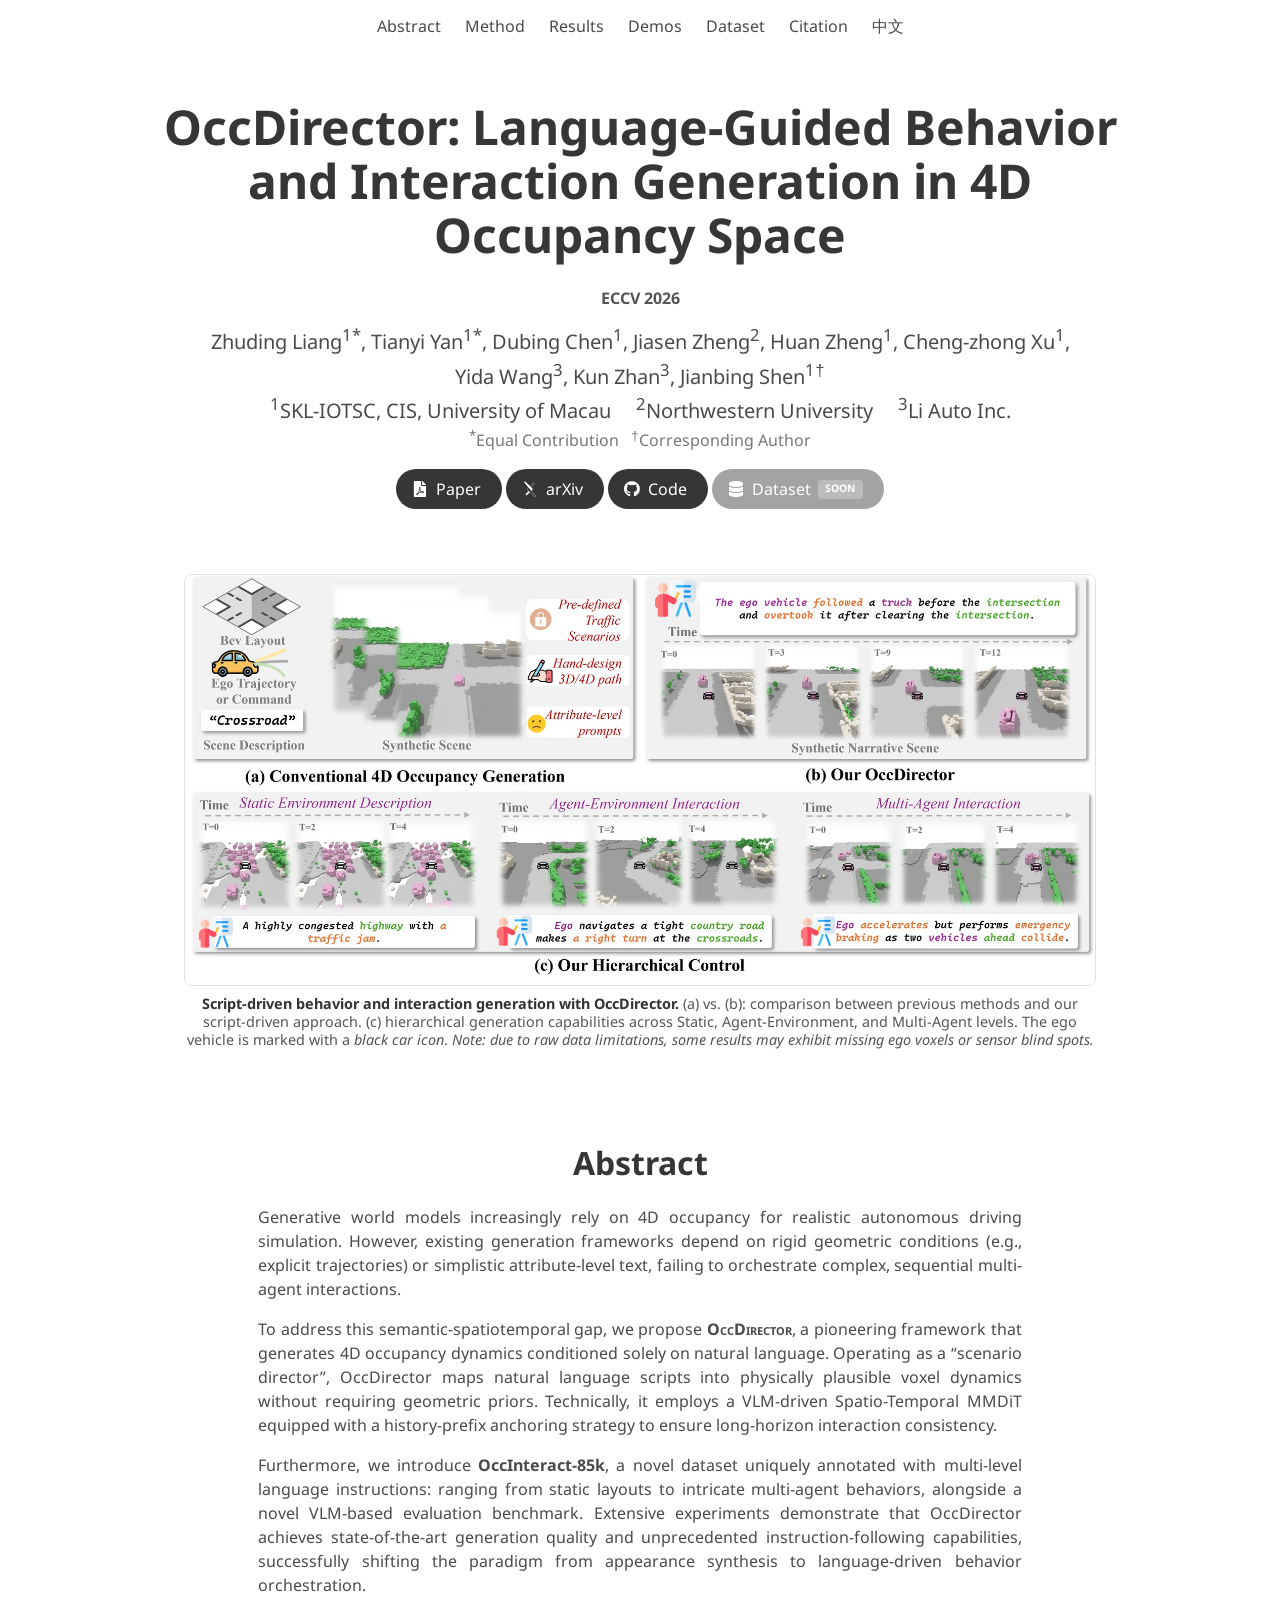
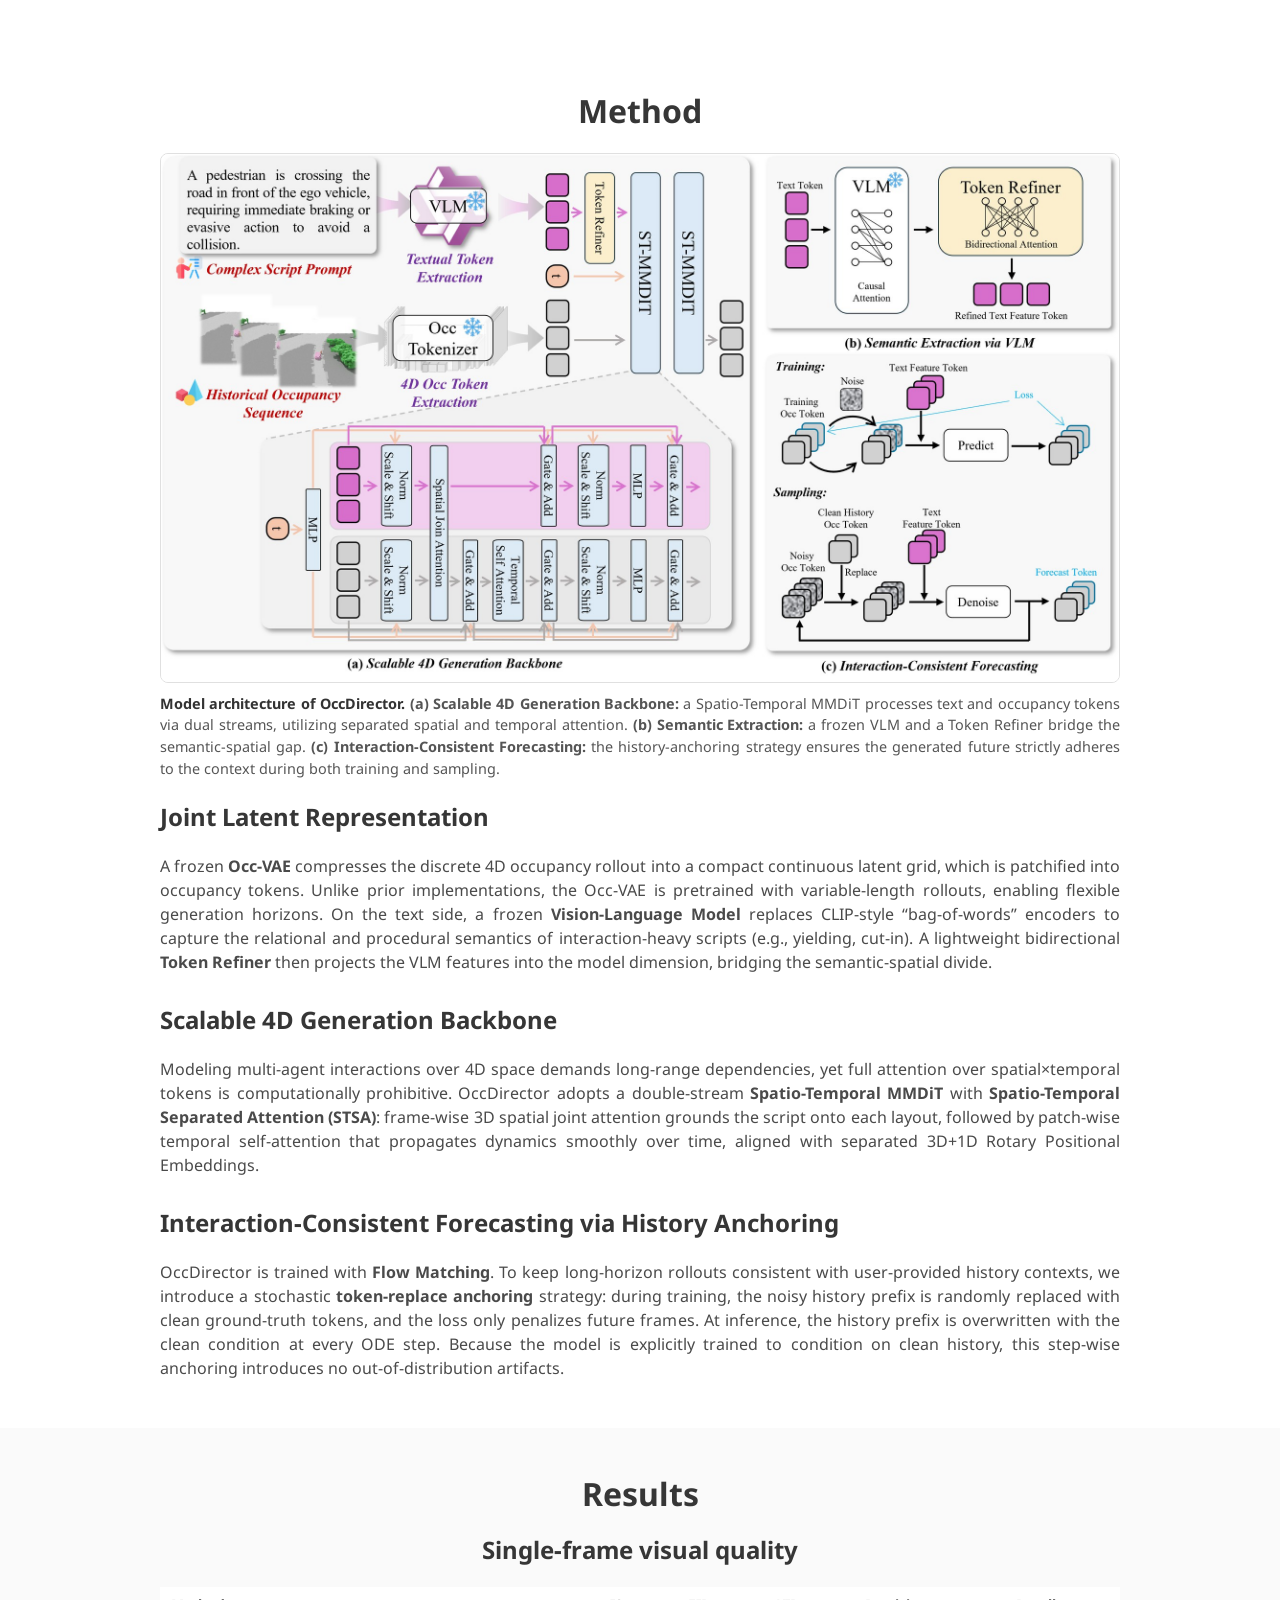
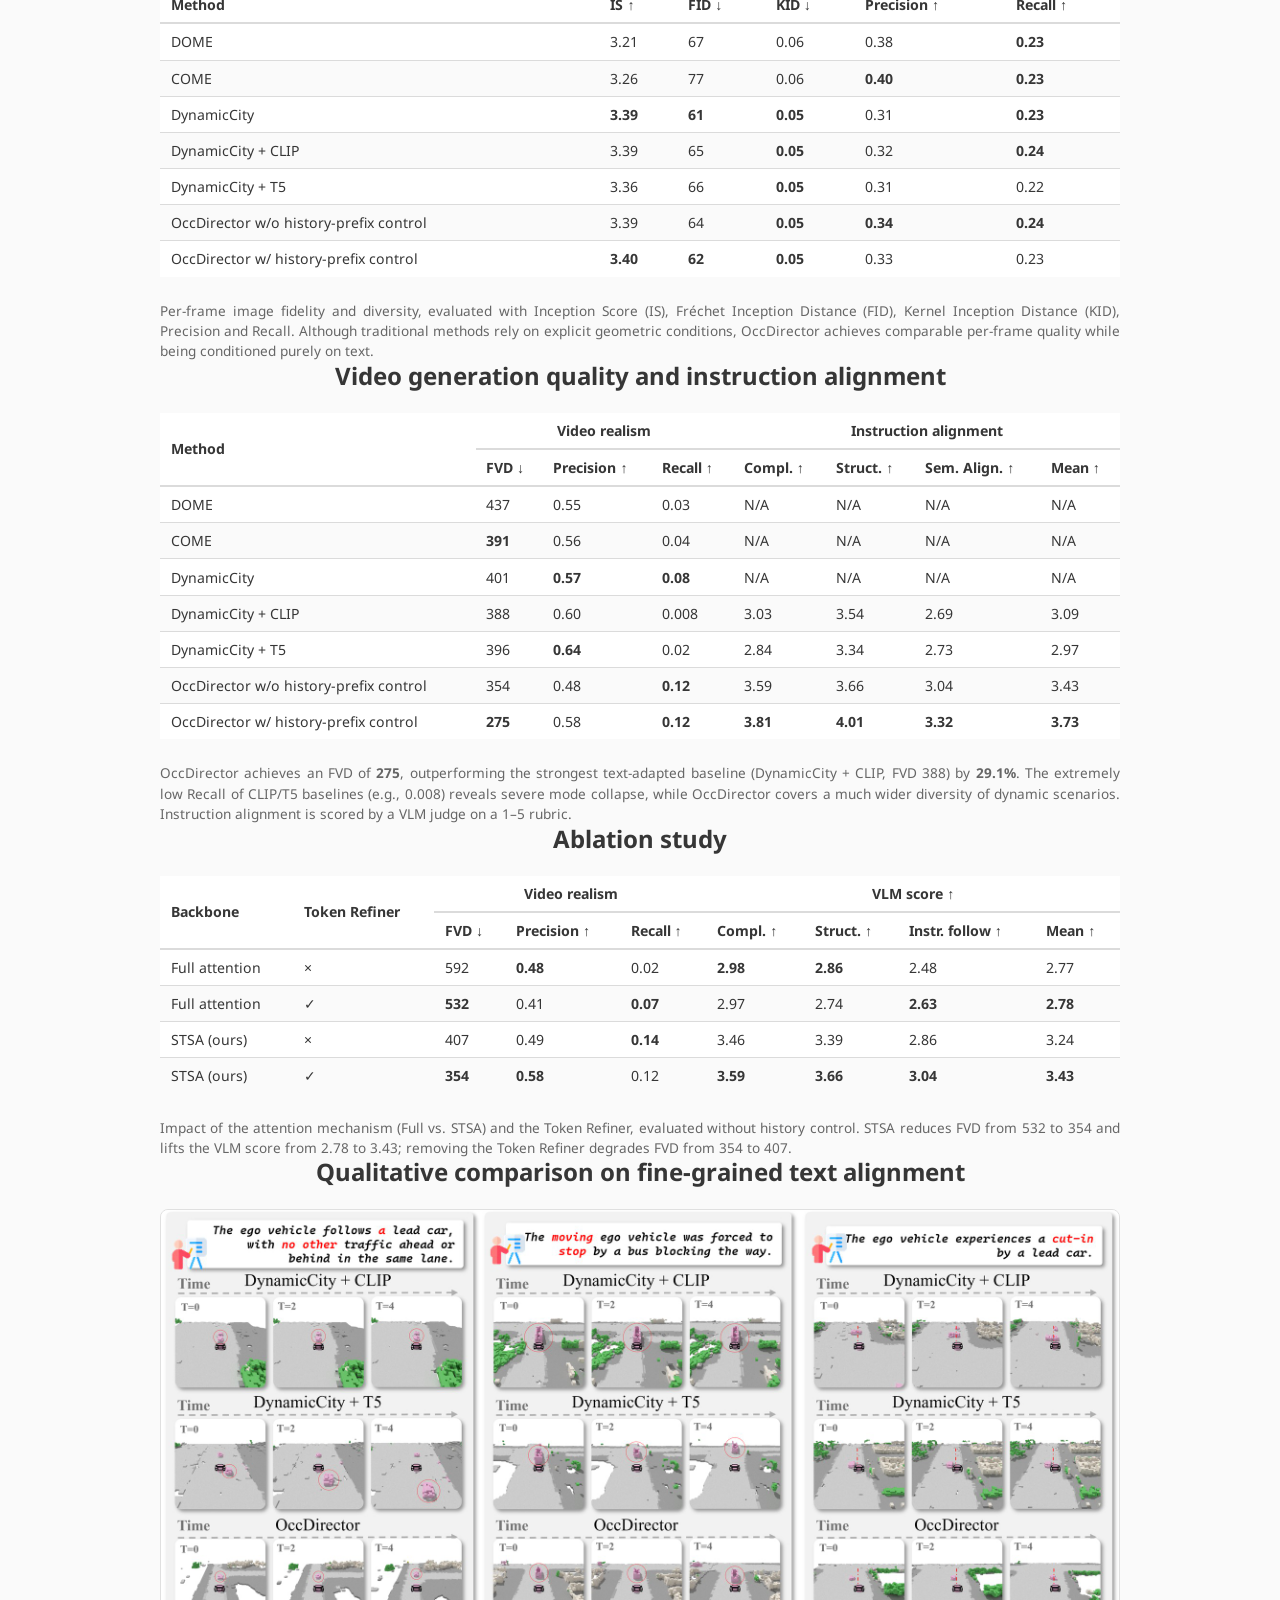
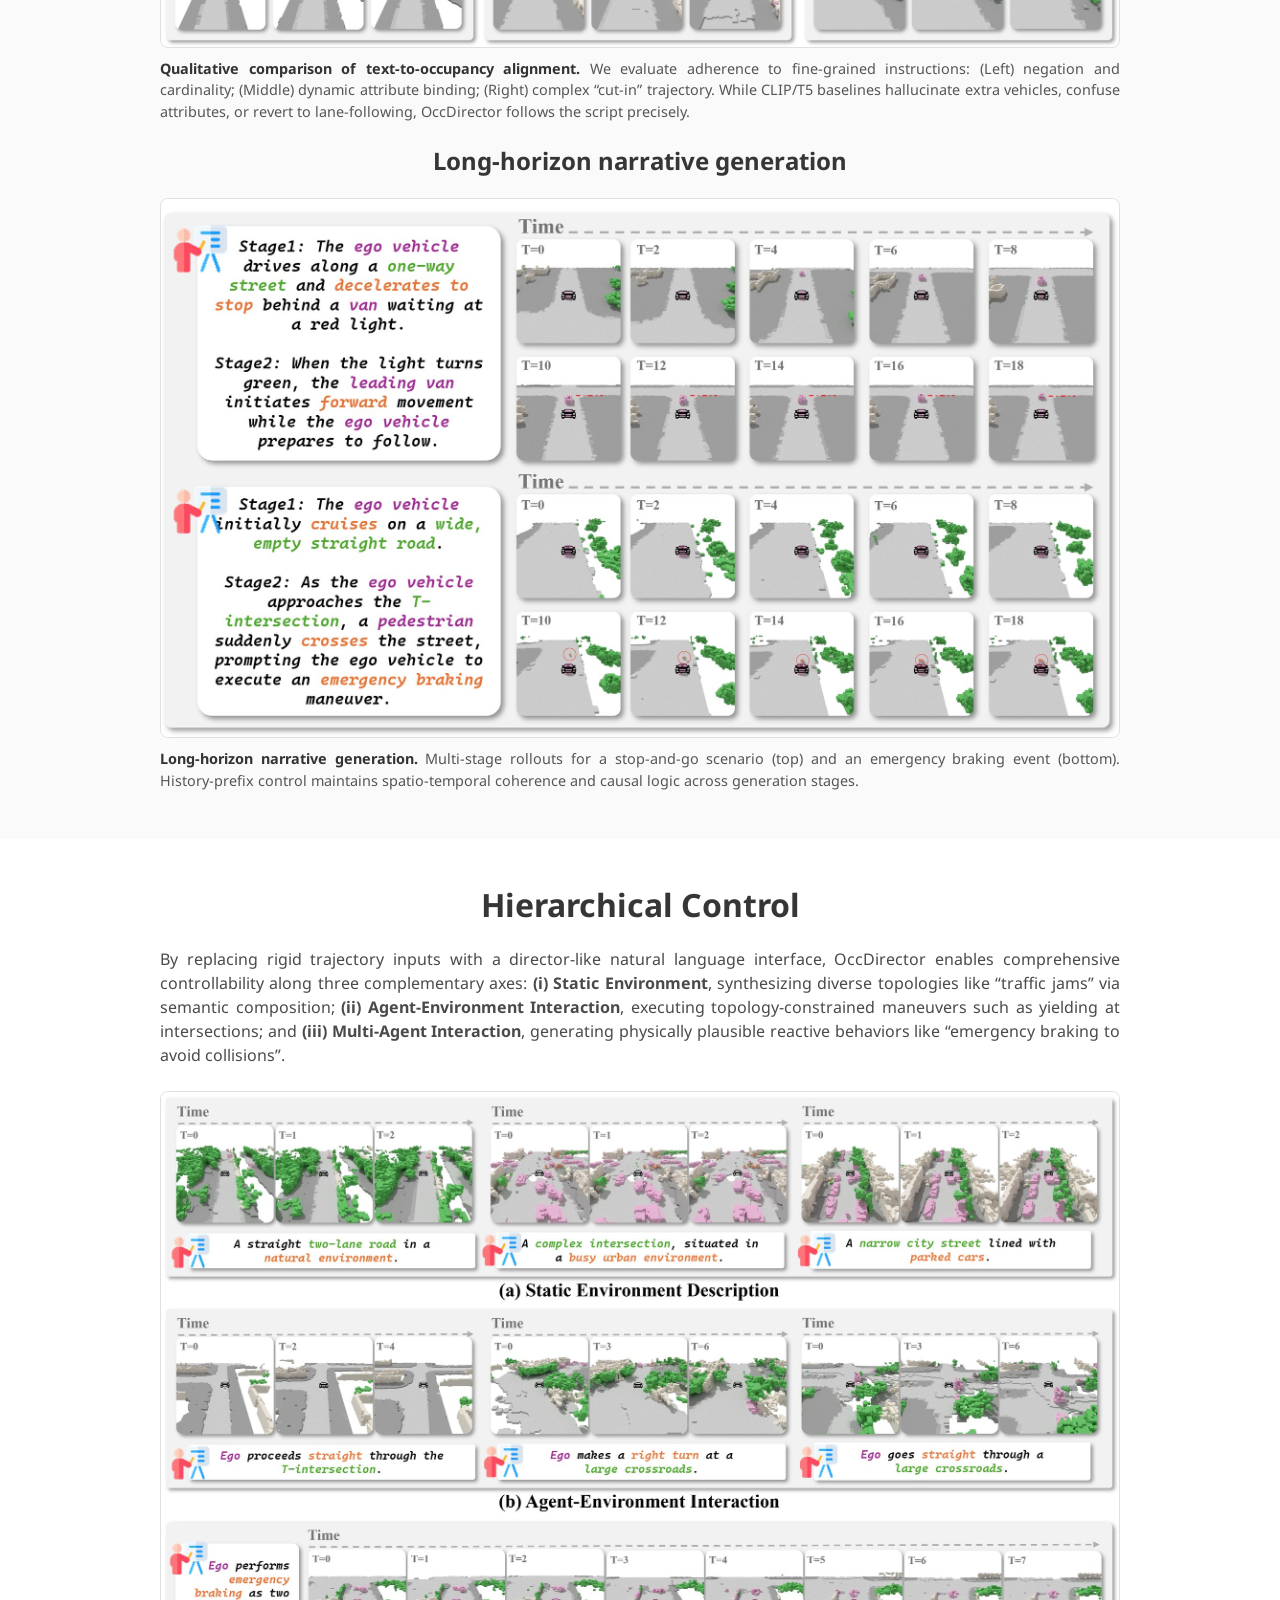
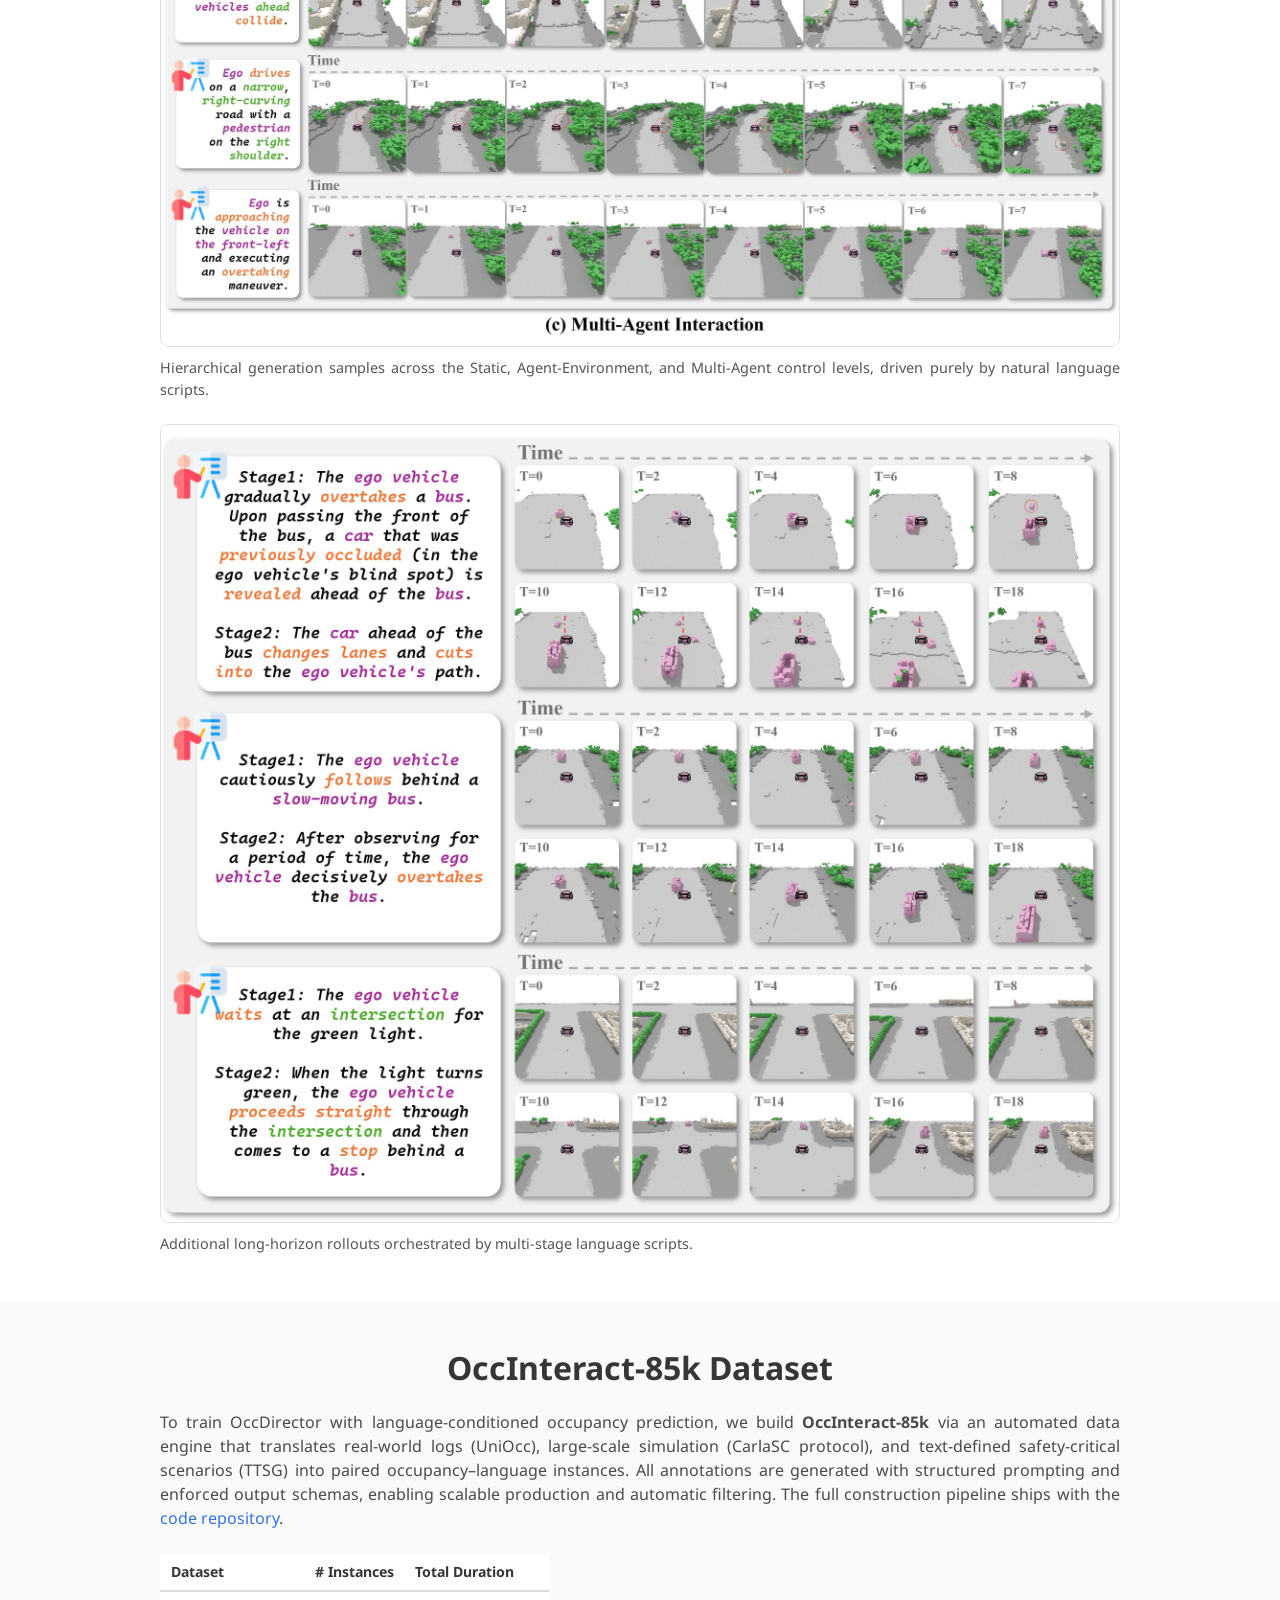
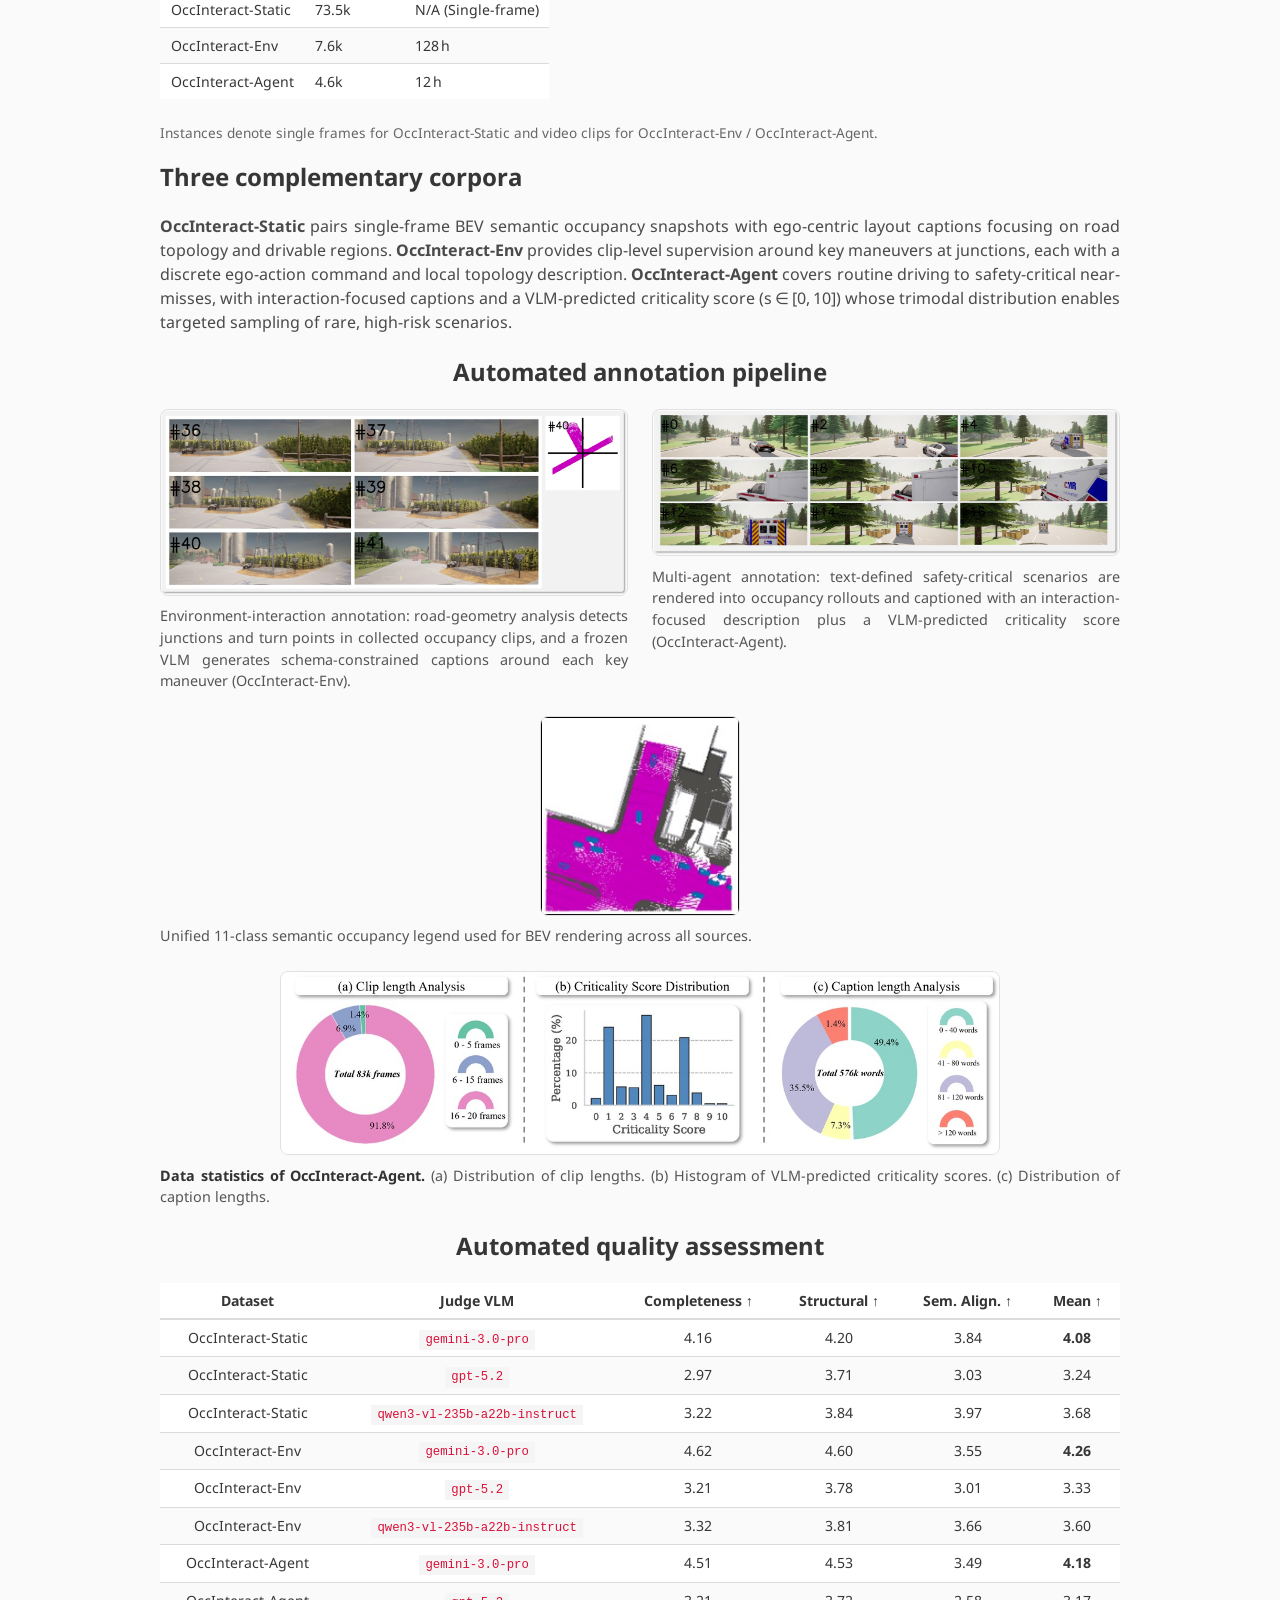
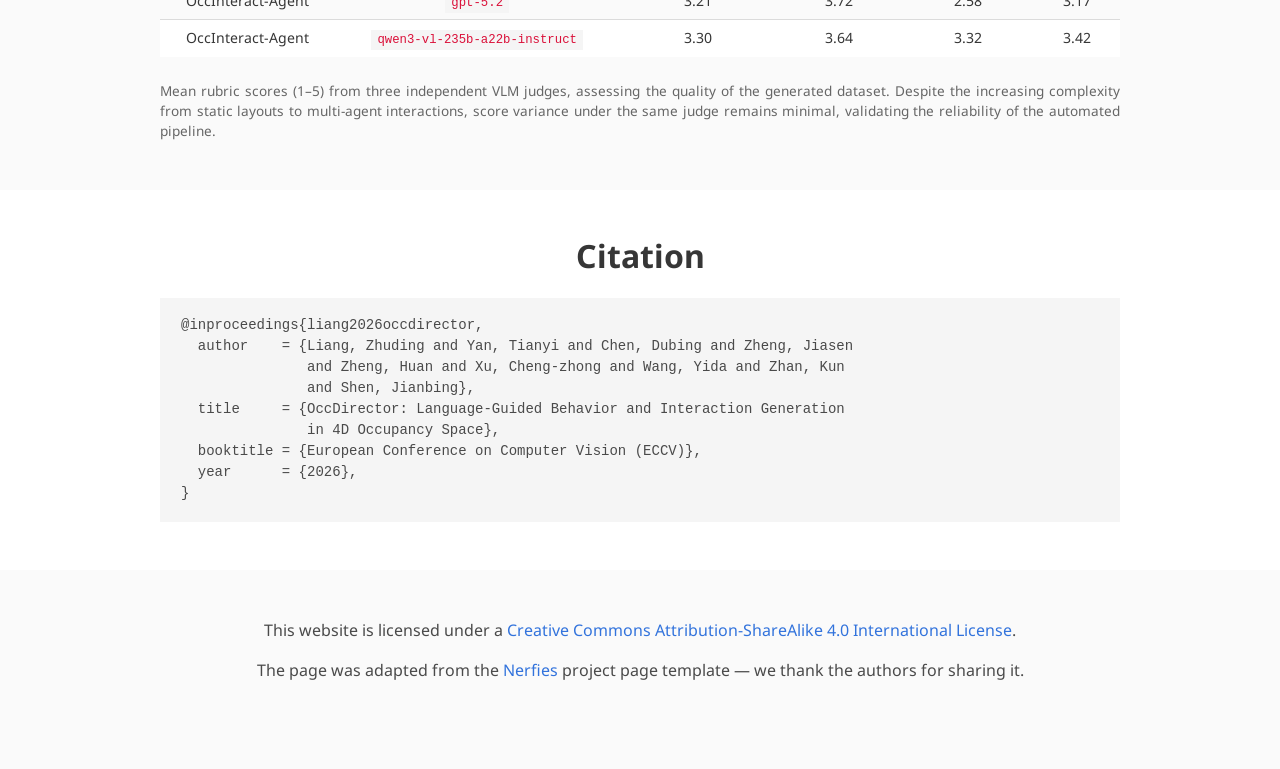
<file: index.html>
<!DOCTYPE html>
<html lang="en">
<head>
  <meta charset="utf-8">
  <meta name="description"
        content="OccDirector generates 4D occupancy dynamics for autonomous driving conditioned solely on natural language, acting as a scenario director that orchestrates static layouts, agent-environment interactions, and multi-agent behaviors.">
  <meta name="keywords" content="OccDirector, 4D Occupancy Generation, Language-Guided Scene Generation, Autonomous Driving, World Model">
  <meta name="viewport" content="width=device-width, initial-scale=1">
  <title>OccDirector: Language-Guided Behavior and Interaction Generation in 4D Occupancy Space</title>
  <link rel="alternate" hreflang="en" href="https://lensfa-lzd.github.io/OccDirector/index.html">
  <link rel="alternate" hreflang="zh-CN" href="https://lensfa-lzd.github.io/OccDirector/index.zh.html">
  <link rel="alternate" hreflang="x-default" href="https://lensfa-lzd.github.io/OccDirector/index.html">

  <link rel="stylesheet" href="./static/css/bulma.min.css">
  <link rel="stylesheet" href="./static/css/fontawesome.min.css">
  <link rel="stylesheet" href="./static/css/academicons.min.css">
  <link rel="stylesheet" href="./static/css/index.css">
  <link rel="icon" href="./static/images/favicon.svg">
</head>
<body>

<nav class="navbar" role="navigation" aria-label="main navigation">
  <div class="navbar-brand">
    <a role="button" class="navbar-burger" aria-label="menu" aria-expanded="false" data-target="navbar-menu">
      <span aria-hidden="true"></span>
      <span aria-hidden="true"></span>
      <span aria-hidden="true"></span>
    </a>
  </div>
  <div id="navbar-menu" class="navbar-menu">
    <div class="navbar-start" style="flex-grow: 1; justify-content: center;">
      <a class="navbar-item" href="#abstract">Abstract</a>
      <a class="navbar-item" href="#method">Method</a>
      <a class="navbar-item" href="#results">Results</a>
      <a class="navbar-item" href="#demos">Demos</a>
      <a class="navbar-item" href="#dataset">Dataset</a>
      <a class="navbar-item" href="#citation">Citation</a>
      <a class="navbar-item" href="./index.zh.html" lang="zh">中文</a>
    </div>
  </div>
</nav>

<section class="hero">
  <div class="hero-body">
    <div class="container is-max-desktop">
      <div class="columns is-centered">
        <div class="column has-text-centered">
          <h1 class="title is-1 publication-title">OccDirector: Language-Guided Behavior and
            Interaction Generation in 4D Occupancy Space</h1>

          <div class="publication-venue">ECCV 2026</div>

          <div class="is-size-5 publication-authors">
            <span class="author-block">Zhuding Liang<sup>1</sup><sup>*</sup>,</span>
            <span class="author-block">Tianyi Yan<sup>1</sup><sup>*</sup>,</span>
            <span class="author-block">Dubing Chen<sup>1</sup>,</span>
            <span class="author-block">Jiasen Zheng<sup>2</sup>,</span>
            <span class="author-block">Huan Zheng<sup>1</sup>,</span>
            <span class="author-block">Cheng-zhong Xu<sup>1</sup>,</span>
            <span class="author-block">Yida Wang<sup>3</sup>,</span>
            <span class="author-block">Kun Zhan<sup>3</sup>,</span>
            <span class="author-block">Jianbing Shen<sup>1</sup><sup>&dagger;</sup></span>
          </div>

          <div class="is-size-5 publication-authors">
            <span class="author-block"><sup>1</sup>SKL-IOTSC, CIS, University of Macau&ensp;&ensp;</span>
            <span class="author-block"><sup>2</sup>Northwestern University&ensp;&ensp;</span>
            <span class="author-block"><sup>3</sup>Li Auto Inc.</span>
          </div>

          <div class="is-size-6 publication-authors" style="color:#777;">
            <span class="author-block"><sup>*</sup>Equal Contribution&ensp;</span>
            <span class="author-block"><sup>&dagger;</sup>Corresponding Author</span>
          </div>

          <div class="column has-text-centered">
            <div class="publication-links">
              <!-- To enable a link: set the real href and remove the
                   "coming-soon" class and the <span class="soon-tag"> child. -->
              <span class="link-block">
                <a href="https://arxiv.org/abs/2604.22240"
                   class="external-link button is-normal is-rounded is-dark">
                  <span class="icon">
                    <i class="fas fa-file-pdf"></i>
                  </span>
                  <span>Paper</span>
                </a>
              </span>
              <span class="link-block">
                <a href="https://arxiv.org/abs/2604.22240"
                   class="external-link button is-normal is-rounded is-dark">
                  <span class="icon">
                    <i class="ai ai-arxiv"></i>
                  </span>
                  <span>arXiv</span>
                </a>
              </span>
              <span class="link-block">
                <a href="https://github.com/lensfa-lzd/OccDirector"
                   class="external-link button is-normal is-rounded is-dark">
                  <span class="icon">
                    <i class="fab fa-github"></i>
                  </span>
                  <span>Code</span>
                </a>
              </span>
              <span class="link-block">
                <a href="#" class="external-link button is-normal is-rounded is-dark coming-soon">
                  <span class="icon">
                    <i class="fas fa-database"></i>
                  </span>
                  <span>Dataset</span>
                  <span class="soon-tag">SOON</span>
                </a>
              </span>
            </div>
          </div>
        </div>
      </div>
    </div>
  </div>
</section>

<section class="hero teaser">
  <div class="container is-max-desktop">
    <div class="hero-body">
      <img src="./static/images/teaser.jpg" class="figure-img"
           alt="OccDirector teaser: script-driven behavior and interaction generation."/>
      <h2 class="subtitle figure-caption has-text-centered">
        <strong>Script-driven behavior and interaction generation with OccDirector.</strong>
        (a) vs. (b): comparison between previous methods and our script-driven approach.
        (c) hierarchical generation capabilities across Static, Agent-Environment, and
        Multi-Agent levels. The ego vehicle is marked with a <i>black car icon</i>.
        <i>Note: due to raw data limitations, some results may exhibit missing ego voxels or
          sensor blind spots.</i>
      </h2>
    </div>
  </div>
</section>

<section class="section" id="abstract">
  <div class="container is-max-desktop">
    <div class="columns is-centered has-text-centered">
      <div class="column is-four-fifths">
        <h2 class="title is-3">Abstract</h2>
        <div class="content has-text-justified">
          <p>
            Generative world models increasingly rely on 4D occupancy for realistic autonomous
            driving simulation. However, existing generation frameworks depend on rigid
            geometric conditions (e.g., explicit trajectories) or simplistic attribute-level
            text, failing to orchestrate complex, sequential multi-agent interactions.
          </p>
          <p>
            To address this semantic-spatiotemporal gap, we propose
            <span class="occdirector">OccDirector</span>, a pioneering framework that generates
            4D occupancy dynamics conditioned solely on natural language. Operating as a
            &ldquo;scenario director&rdquo;, OccDirector maps natural language scripts into
            physically plausible voxel dynamics without requiring geometric priors.
            Technically, it employs a VLM-driven Spatio-Temporal MMDiT equipped with a
            history-prefix anchoring strategy to ensure long-horizon interaction consistency.
          </p>
          <p>
            Furthermore, we introduce <b>OccInteract-85k</b>, a novel dataset uniquely
            annotated with multi-level language instructions: ranging from static layouts to
            intricate multi-agent behaviors, alongside a novel VLM-based evaluation benchmark.
            Extensive experiments demonstrate that OccDirector achieves state-of-the-art
            generation quality and unprecedented instruction-following capabilities,
            successfully shifting the paradigm from appearance synthesis to language-driven
            behavior orchestration.
          </p>
        </div>
      </div>
    </div>
  </div>
</section>

<section class="section" id="method">
  <div class="container is-max-desktop">
    <h2 class="title is-3 has-text-centered">Method</h2>
    <div class="content has-text-centered">
      <img src="./static/images/architecture.jpg" class="figure-img"
           alt="OccDirector model architecture."/>
      <p class="figure-caption">
        <strong>Model architecture of OccDirector.</strong>
        <b>(a) Scalable 4D Generation Backbone:</b> a Spatio-Temporal MMDiT processes text and
        occupancy tokens via dual streams, utilizing separated spatial and temporal attention.
        <b>(b) Semantic Extraction:</b> a frozen VLM and a Token Refiner bridge the
        semantic-spatial gap.
        <b>(c) Interaction-Consistent Forecasting:</b> the history-anchoring strategy ensures
        the generated future strictly adheres to the context during both training and sampling.
      </p>
    </div>

    <div class="content has-text-justified method-block">
      <h3 class="title is-4">Joint Latent Representation</h3>
      <p>
        A frozen <b>Occ-VAE</b> compresses the discrete 4D occupancy rollout
        into a compact continuous latent grid, which is patchified into occupancy tokens.
        Unlike prior implementations, the Occ-VAE is pretrained with variable-length rollouts,
        enabling flexible generation horizons. On the text side, a frozen
        <b>Vision-Language Model</b> replaces CLIP-style &ldquo;bag-of-words&rdquo; encoders to
        capture the relational and procedural semantics of interaction-heavy scripts
        (e.g., yielding, cut-in). A lightweight bidirectional <b>Token Refiner</b> then projects
        the VLM features into the model dimension, bridging the semantic-spatial divide.
      </p>

      <h3 class="title is-4">Scalable 4D Generation Backbone</h3>
      <p>
        Modeling multi-agent interactions over 4D space demands long-range dependencies, yet
        full attention over spatial&times;temporal tokens is computationally prohibitive.
        OccDirector adopts a double-stream <b>Spatio-Temporal MMDiT</b> with
        <b>Spatio-Temporal Separated Attention (STSA)</b>: frame-wise 3D spatial joint attention
        grounds the script onto each layout, followed by patch-wise temporal self-attention
        that propagates dynamics smoothly over time, aligned with separated 3D+1D Rotary
        Positional Embeddings.
      </p>

      <h3 class="title is-4">Interaction-Consistent Forecasting via History Anchoring</h3>
      <p>
        OccDirector is trained with <b>Flow Matching</b>. To keep long-horizon rollouts
        consistent with user-provided history contexts, we introduce a stochastic
        <b>token-replace anchoring</b> strategy: during training, the noisy history prefix is
        randomly replaced with clean ground-truth tokens, and the loss only penalizes future
        frames. At inference, the history prefix is overwritten with the clean condition at
        every ODE step. Because the model is explicitly trained to condition on clean history,
        this step-wise anchoring introduces no out-of-distribution artifacts.
      </p>
    </div>
  </div>
</section>

<section class="section" id="results" style="background:#fafafa;">
  <div class="container is-max-desktop">
    <h2 class="title is-3 has-text-centered">Results</h2>

    <h3 class="title is-4 has-text-centered">Single-frame visual quality</h3>
    <div class="table-container">
      <table class="table is-striped is-hoverable is-fullwidth results-table">
        <thead>
        <tr>
          <th>Method</th>
          <th>IS &uarr;</th>
          <th>FID &darr;</th>
          <th>KID &darr;</th>
          <th>Precision &uarr;</th>
          <th>Recall &uarr;</th>
        </tr>
        </thead>
        <tbody>
        <tr>
          <td>DOME</td>
          <td>3.21</td>
          <td>67</td>
          <td>0.06</td>
          <td>0.38</td>
          <td><b>0.23</b></td>
        </tr>
        <tr>
          <td>COME</td>
          <td>3.26</td>
          <td>77</td>
          <td>0.06</td>
          <td><b>0.40</b></td>
          <td><b>0.23</b></td>
        </tr>
        <tr>
          <td>DynamicCity</td>
          <td><b>3.39</b></td>
          <td><b>61</b></td>
          <td><b>0.05</b></td>
          <td>0.31</td>
          <td><b>0.23</b></td>
        </tr>
        <tr>
          <td>DynamicCity + CLIP</td>
          <td>3.39</td>
          <td>65</td>
          <td><b>0.05</b></td>
          <td>0.32</td>
          <td><b>0.24</b></td>
        </tr>
        <tr>
          <td>DynamicCity + T5</td>
          <td>3.36</td>
          <td>66</td>
          <td><b>0.05</b></td>
          <td>0.31</td>
          <td>0.22</td>
        </tr>
        <tr>
          <td>OccDirector w/o history-prefix control</td>
          <td>3.39</td>
          <td>64</td>
          <td><b>0.05</b></td>
          <td><b>0.34</b></td>
          <td><b>0.24</b></td>
        </tr>
        <tr>
          <td>OccDirector w/ history-prefix control</td>
          <td><b>3.40</b></td>
          <td><b>62</b></td>
          <td><b>0.05</b></td>
          <td>0.33</td>
          <td>0.23</td>
        </tr>
        </tbody>
      </table>
    </div>
    <p class="table-note">
      Per-frame image fidelity and diversity, evaluated with Inception Score (IS), Fr&eacute;chet
      Inception Distance (FID), Kernel Inception Distance (KID), Precision and Recall.
      Although traditional methods rely on explicit geometric conditions, OccDirector achieves
      comparable per-frame quality while being conditioned purely on text.
    </p>

    <h3 class="title is-4 has-text-centered">Video generation quality and instruction alignment</h3>
    <div class="table-container">
      <table class="table is-striped is-hoverable is-fullwidth results-table">
        <thead>
        <tr>
          <th rowspan="2">Method</th>
          <th colspan="3" style="text-align:center;">Video realism</th>
          <th colspan="4" style="text-align:center;">Instruction alignment</th>
        </tr>
        <tr>
          <th>FVD &darr;</th>
          <th>Precision &uarr;</th>
          <th>Recall &uarr;</th>
          <th>Compl. &uarr;</th>
          <th>Struct. &uarr;</th>
          <th>Sem. Align. &uarr;</th>
          <th>Mean &uarr;</th>
        </tr>
        </thead>
        <tbody>
        <tr>
          <td>DOME</td>
          <td>437</td>
          <td>0.55</td>
          <td>0.03</td>
          <td>N/A</td>
          <td>N/A</td>
          <td>N/A</td>
          <td>N/A</td>
        </tr>
        <tr>
          <td>COME</td>
          <td><b>391</b></td>
          <td>0.56</td>
          <td>0.04</td>
          <td>N/A</td>
          <td>N/A</td>
          <td>N/A</td>
          <td>N/A</td>
        </tr>
        <tr>
          <td>DynamicCity</td>
          <td>401</td>
          <td><b>0.57</b></td>
          <td><b>0.08</b></td>
          <td>N/A</td>
          <td>N/A</td>
          <td>N/A</td>
          <td>N/A</td>
        </tr>
        <tr>
          <td>DynamicCity + CLIP</td>
          <td>388</td>
          <td>0.60</td>
          <td>0.008</td>
          <td>3.03</td>
          <td>3.54</td>
          <td>2.69</td>
          <td>3.09</td>
        </tr>
        <tr>
          <td>DynamicCity + T5</td>
          <td>396</td>
          <td><b>0.64</b></td>
          <td>0.02</td>
          <td>2.84</td>
          <td>3.34</td>
          <td>2.73</td>
          <td>2.97</td>
        </tr>
        <tr>
          <td>OccDirector w/o history-prefix control</td>
          <td>354</td>
          <td>0.48</td>
          <td><b>0.12</b></td>
          <td>3.59</td>
          <td>3.66</td>
          <td>3.04</td>
          <td>3.43</td>
        </tr>
        <tr>
          <td>OccDirector w/ history-prefix control</td>
          <td><b>275</b></td>
          <td>0.58</td>
          <td><b>0.12</b></td>
          <td><b>3.81</b></td>
          <td><b>4.01</b></td>
          <td><b>3.32</b></td>
          <td><b>3.73</b></td>
        </tr>
        </tbody>
      </table>
    </div>
    <p class="table-note">
      OccDirector achieves an FVD of <b>275</b>, outperforming the strongest text-adapted
      baseline (DynamicCity + CLIP, FVD 388) by <b>29.1%</b>. The extremely low Recall of
      CLIP/T5 baselines (e.g., 0.008) reveals severe mode collapse, while OccDirector covers a
      much wider diversity of dynamic scenarios. Instruction alignment is scored by a VLM judge
      on a 1&ndash;5 rubric.
    </p>

    <h3 class="title is-4 has-text-centered">Ablation study</h3>
    <div class="table-container">
      <table class="table is-striped is-hoverable is-fullwidth results-table">
        <thead>
        <tr>
          <th rowspan="2">Backbone</th>
          <th rowspan="2">Token Refiner</th>
          <th colspan="3" style="text-align:center;">Video realism</th>
          <th colspan="4" style="text-align:center;">VLM score &uarr;</th>
        </tr>
        <tr>
          <th>FVD &darr;</th>
          <th>Precision &uarr;</th>
          <th>Recall &uarr;</th>
          <th>Compl. &uarr;</th>
          <th>Struct. &uarr;</th>
          <th>Instr. follow &uarr;</th>
          <th>Mean &uarr;</th>
        </tr>
        </thead>
        <tbody>
        <tr>
          <td>Full attention</td>
          <td>&times;</td>
          <td>592</td>
          <td><b>0.48</b></td>
          <td>0.02</td>
          <td><b>2.98</b></td>
          <td><b>2.86</b></td>
          <td>2.48</td>
          <td>2.77</td>
        </tr>
        <tr>
          <td>Full attention</td>
          <td>&#10003;</td>
          <td><b>532</b></td>
          <td>0.41</td>
          <td><b>0.07</b></td>
          <td>2.97</td>
          <td>2.74</td>
          <td><b>2.63</b></td>
          <td><b>2.78</b></td>
        </tr>
        <tr>
          <td>STSA (ours)</td>
          <td>&times;</td>
          <td>407</td>
          <td>0.49</td>
          <td><b>0.14</b></td>
          <td>3.46</td>
          <td>3.39</td>
          <td>2.86</td>
          <td>3.24</td>
        </tr>
        <tr>
          <td>STSA (ours)</td>
          <td>&#10003;</td>
          <td><b>354</b></td>
          <td><b>0.58</b></td>
          <td>0.12</td>
          <td><b>3.59</b></td>
          <td><b>3.66</b></td>
          <td><b>3.04</b></td>
          <td><b>3.43</b></td>
        </tr>
        </tbody>
      </table>
    </div>
    <p class="table-note">
      Impact of the attention mechanism (Full vs. STSA) and the Token Refiner, evaluated
      without history control. STSA reduces FVD from 532 to 354 and lifts the VLM score from
      2.78 to 3.43; removing the Token Refiner degrades FVD from 354 to 407.
    </p>

    <h3 class="title is-4 has-text-centered">Qualitative comparison on fine-grained text alignment</h3>
    <div class="content has-text-centered">
      <img src="./static/images/qual_comparison.jpg" class="figure-img"
           alt="Qualitative comparison of text-to-occupancy alignment."/>
      <p class="figure-caption">
        <strong>Qualitative comparison of text-to-occupancy alignment.</strong>
        We evaluate adherence to fine-grained instructions: (Left) negation and cardinality;
        (Middle) dynamic attribute binding; (Right) complex &ldquo;cut-in&rdquo; trajectory.
        While CLIP/T5 baselines hallucinate extra vehicles, confuse attributes, or revert to
        lane-following, OccDirector follows the script precisely.
      </p>
    </div>

    <h3 class="title is-4 has-text-centered">Long-horizon narrative generation</h3>
    <div class="content has-text-centered">
      <img src="./static/images/qual_history.jpg" class="figure-img"
           alt="Long-horizon narrative generation with history-prefix control."/>
      <p class="figure-caption">
        <strong>Long-horizon narrative generation.</strong> Multi-stage rollouts for a
        stop-and-go scenario (top) and an emergency braking event (bottom). History-prefix
        control maintains spatio-temporal coherence and causal logic across generation stages.
      </p>
    </div>
  </div>
</section>

<section class="section" id="demos">
  <div class="container is-max-desktop">
    <h2 class="title is-3 has-text-centered">Hierarchical Control</h2>
    <div class="content has-text-justified">
      <p>
        By replacing rigid trajectory inputs with a director-like natural language interface,
        OccDirector enables comprehensive controllability along three complementary axes:
        <b>(i) Static Environment</b>, synthesizing diverse topologies like &ldquo;traffic
        jams&rdquo; via semantic composition; <b>(ii) Agent-Environment Interaction</b>,
        executing topology-constrained maneuvers such as yielding at intersections; and
        <b>(iii) Multi-Agent Interaction</b>, generating physically plausible reactive behaviors
        like &ldquo;emergency braking to avoid collisions&rdquo;.
      </p>
    </div>
    <div class="content has-text-centered">
      <img src="./static/images/hierarchical_control.jpg" class="figure-img"
           alt="Hierarchical control samples across Static, Agent-Environment and Multi-Agent levels."/>
      <p class="figure-caption">
        Hierarchical generation samples across the Static, Agent-Environment, and Multi-Agent
        control levels, driven purely by natural language scripts.
      </p>
    </div>
    <div class="content has-text-centered">
      <img src="./static/images/long_horizon.jpg" class="figure-img"
           alt="Long-horizon generation samples."/>
      <p class="figure-caption">
        Additional long-horizon rollouts orchestrated by multi-stage language scripts.
      </p>
    </div>
  </div>
</section>

<section class="section" id="dataset" style="background:#fafafa;">
  <div class="container is-max-desktop">
    <h2 class="title is-3 has-text-centered">OccInteract-85k Dataset</h2>
    <div class="content has-text-justified">
      <p>
        To train OccDirector with language-conditioned occupancy prediction, we build
        <b>OccInteract-85k</b> via an automated data engine that translates real-world logs
        (UniOcc), large-scale simulation (CarlaSC protocol), and text-defined safety-critical
        scenarios (TTSG) into paired occupancy&ndash;language instances. All annotations are
        generated with structured prompting and enforced output schemas, enabling scalable
        production and automatic filtering. The full construction pipeline ships with the
        <a href="https://github.com/lensfa-lzd/OccDirector/blob/main/DATASETS.md">code
        repository</a>.
      </p>
    </div>

    <div class="table-container">
      <table class="table is-striped is-hoverable is-centered results-table">
        <thead>
        <tr>
          <th>Dataset</th>
          <th># Instances</th>
          <th>Total Duration</th>
        </tr>
        </thead>
        <tbody>
        <tr>
          <td>OccInteract-Static</td>
          <td>73.5k</td>
          <td>N/A (Single-frame)</td>
        </tr>
        <tr>
          <td>OccInteract-Env</td>
          <td>7.6k</td>
          <td>128&thinsp;h</td>
        </tr>
        <tr>
          <td>OccInteract-Agent</td>
          <td>4.6k</td>
          <td>12&thinsp;h</td>
        </tr>
        </tbody>
      </table>
    </div>
    <p class="table-note">
      Instances denote single frames for OccInteract-Static and video clips for
      OccInteract-Env / OccInteract-Agent.
    </p>

    <div class="content has-text-justified method-block">
      <h3 class="title is-4">Three complementary corpora</h3>
      <p>
        <b>OccInteract-Static</b> pairs single-frame BEV semantic occupancy snapshots with
        ego-centric layout captions focusing on road topology and drivable regions.
        <b>OccInteract-Env</b> provides clip-level supervision around key maneuvers at
        junctions, each with a discrete ego-action command and local topology description.
        <b>OccInteract-Agent</b> covers routine driving to safety-critical near-misses, with
        interaction-focused captions and a VLM-predicted criticality score
        (s&thinsp;&isin;&thinsp;[0,&thinsp;10]) whose trimodal distribution enables targeted
        sampling of rare, high-risk scenarios.
      </p>
    </div>

    <div class="content has-text-centered method-block">
      <h3 class="title is-4">Automated annotation pipeline</h3>
      <div class="columns is-centered">
        <div class="column">
          <img src="./static/images/pipeline_turnpoint.jpg" class="figure-img"
               alt="Environment-interaction annotation pipeline."/>
          <p class="figure-caption">
            Environment-interaction annotation: road-geometry analysis detects junctions and
            turn points in collected occupancy clips, and a frozen VLM generates
            schema-constrained captions around each key maneuver (OccInteract-Env).
          </p>
        </div>
        <div class="column">
          <img src="./static/images/pipeline_multiagent.jpg" class="figure-img"
               alt="Multi-agent annotation pipeline."/>
          <p class="figure-caption">
            Multi-agent annotation: text-defined safety-critical scenarios are rendered into
            occupancy rollouts and captioned with an interaction-focused description plus a
            VLM-predicted criticality score (OccInteract-Agent).
          </p>
        </div>
      </div>
      <img src="./static/images/pipeline_bev.jpg" class="figure-img"
           style="width:200px; margin:0 auto;"
           alt="Unified semantic occupancy legend."/>
      <p class="figure-caption">
        Unified 11-class semantic occupancy legend used for BEV rendering across all sources.
      </p>
    </div>

    <div class="content has-text-centered">
      <img src="./static/images/dataset_distribution.jpg" class="figure-img"
           style="max-width:720px; margin:0 auto;"
           alt="Data statistics of OccInteract-Agent."/>
      <p class="figure-caption">
        <strong>Data statistics of OccInteract-Agent.</strong> (a) Distribution of clip lengths.
        (b) Histogram of VLM-predicted criticality scores. (c) Distribution of caption lengths.
      </p>
    </div>

    <div class="content has-text-centered method-block">
      <h3 class="title is-4">Automated quality assessment</h3>
      <div class="table-container">
        <table class="table is-striped is-hoverable is-fullwidth results-table">
          <thead>
          <tr>
            <th>Dataset</th>
            <th>Judge VLM</th>
            <th>Completeness &uarr;</th>
            <th>Structural &uarr;</th>
            <th>Sem. Align. &uarr;</th>
            <th>Mean &uarr;</th>
          </tr>
          </thead>
          <tbody>
          <tr>
            <td>OccInteract-Static</td>
            <td><code>gemini-3.0-pro</code></td>
            <td>4.16</td>
            <td>4.20</td>
            <td>3.84</td>
            <td><b>4.08</b></td>
          </tr>
          <tr>
            <td>OccInteract-Static</td>
            <td><code>gpt-5.2</code></td>
            <td>2.97</td>
            <td>3.71</td>
            <td>3.03</td>
            <td>3.24</td>
          </tr>
          <tr>
            <td>OccInteract-Static</td>
            <td><code>qwen3-vl-235b-a22b-instruct</code></td>
            <td>3.22</td>
            <td>3.84</td>
            <td>3.97</td>
            <td>3.68</td>
          </tr>
          <tr>
            <td>OccInteract-Env</td>
            <td><code>gemini-3.0-pro</code></td>
            <td>4.62</td>
            <td>4.60</td>
            <td>3.55</td>
            <td><b>4.26</b></td>
          </tr>
          <tr>
            <td>OccInteract-Env</td>
            <td><code>gpt-5.2</code></td>
            <td>3.21</td>
            <td>3.78</td>
            <td>3.01</td>
            <td>3.33</td>
          </tr>
          <tr>
            <td>OccInteract-Env</td>
            <td><code>qwen3-vl-235b-a22b-instruct</code></td>
            <td>3.32</td>
            <td>3.81</td>
            <td>3.66</td>
            <td>3.60</td>
          </tr>
          <tr>
            <td>OccInteract-Agent</td>
            <td><code>gemini-3.0-pro</code></td>
            <td>4.51</td>
            <td>4.53</td>
            <td>3.49</td>
            <td><b>4.18</b></td>
          </tr>
          <tr>
            <td>OccInteract-Agent</td>
            <td><code>gpt-5.2</code></td>
            <td>3.21</td>
            <td>3.72</td>
            <td>2.58</td>
            <td>3.17</td>
          </tr>
          <tr>
            <td>OccInteract-Agent</td>
            <td><code>qwen3-vl-235b-a22b-instruct</code></td>
            <td>3.30</td>
            <td>3.64</td>
            <td>3.32</td>
            <td>3.42</td>
          </tr>
          </tbody>
        </table>
      </div>
      <p class="table-note">
        Mean rubric scores (1&ndash;5) from three independent VLM judges, assessing the quality
        of the generated dataset. Despite the increasing complexity from static layouts to
        multi-agent interactions, score variance under the same judge remains minimal,
        validating the reliability of the automated pipeline.
      </p>
    </div>
  </div>
</section>

<section class="section" id="citation">
  <div class="container is-max-desktop content">
    <h2 class="title is-3 has-text-centered">Citation</h2>
    <pre><code>@inproceedings{liang2026occdirector,
  author    = {Liang, Zhuding and Yan, Tianyi and Chen, Dubing and Zheng, Jiasen
               and Zheng, Huan and Xu, Cheng-zhong and Wang, Yida and Zhan, Kun
               and Shen, Jianbing},
  title     = {OccDirector: Language-Guided Behavior and Interaction Generation
               in 4D Occupancy Space},
  booktitle = {European Conference on Computer Vision (ECCV)},
  year      = {2026},
}</code></pre>
  </div>
</section>

<footer class="footer">
  <div class="container">
    <div class="content has-text-centered">
      <p>
        This website is licensed under a <a rel="license"
                                            href="http://creativecommons.org/licenses/by-sa/4.0/">Creative
        Commons Attribution-ShareAlike 4.0 International License</a>.
      </p>
      <p>
        The page was adapted from the
        <a href="https://nerfies.github.io">Nerfies</a> project page template &mdash; we thank
        the authors for sharing it.
      </p>
    </div>
  </div>
</footer>

<script src="./static/js/index.js"></script>
</body>
</html>
</file>
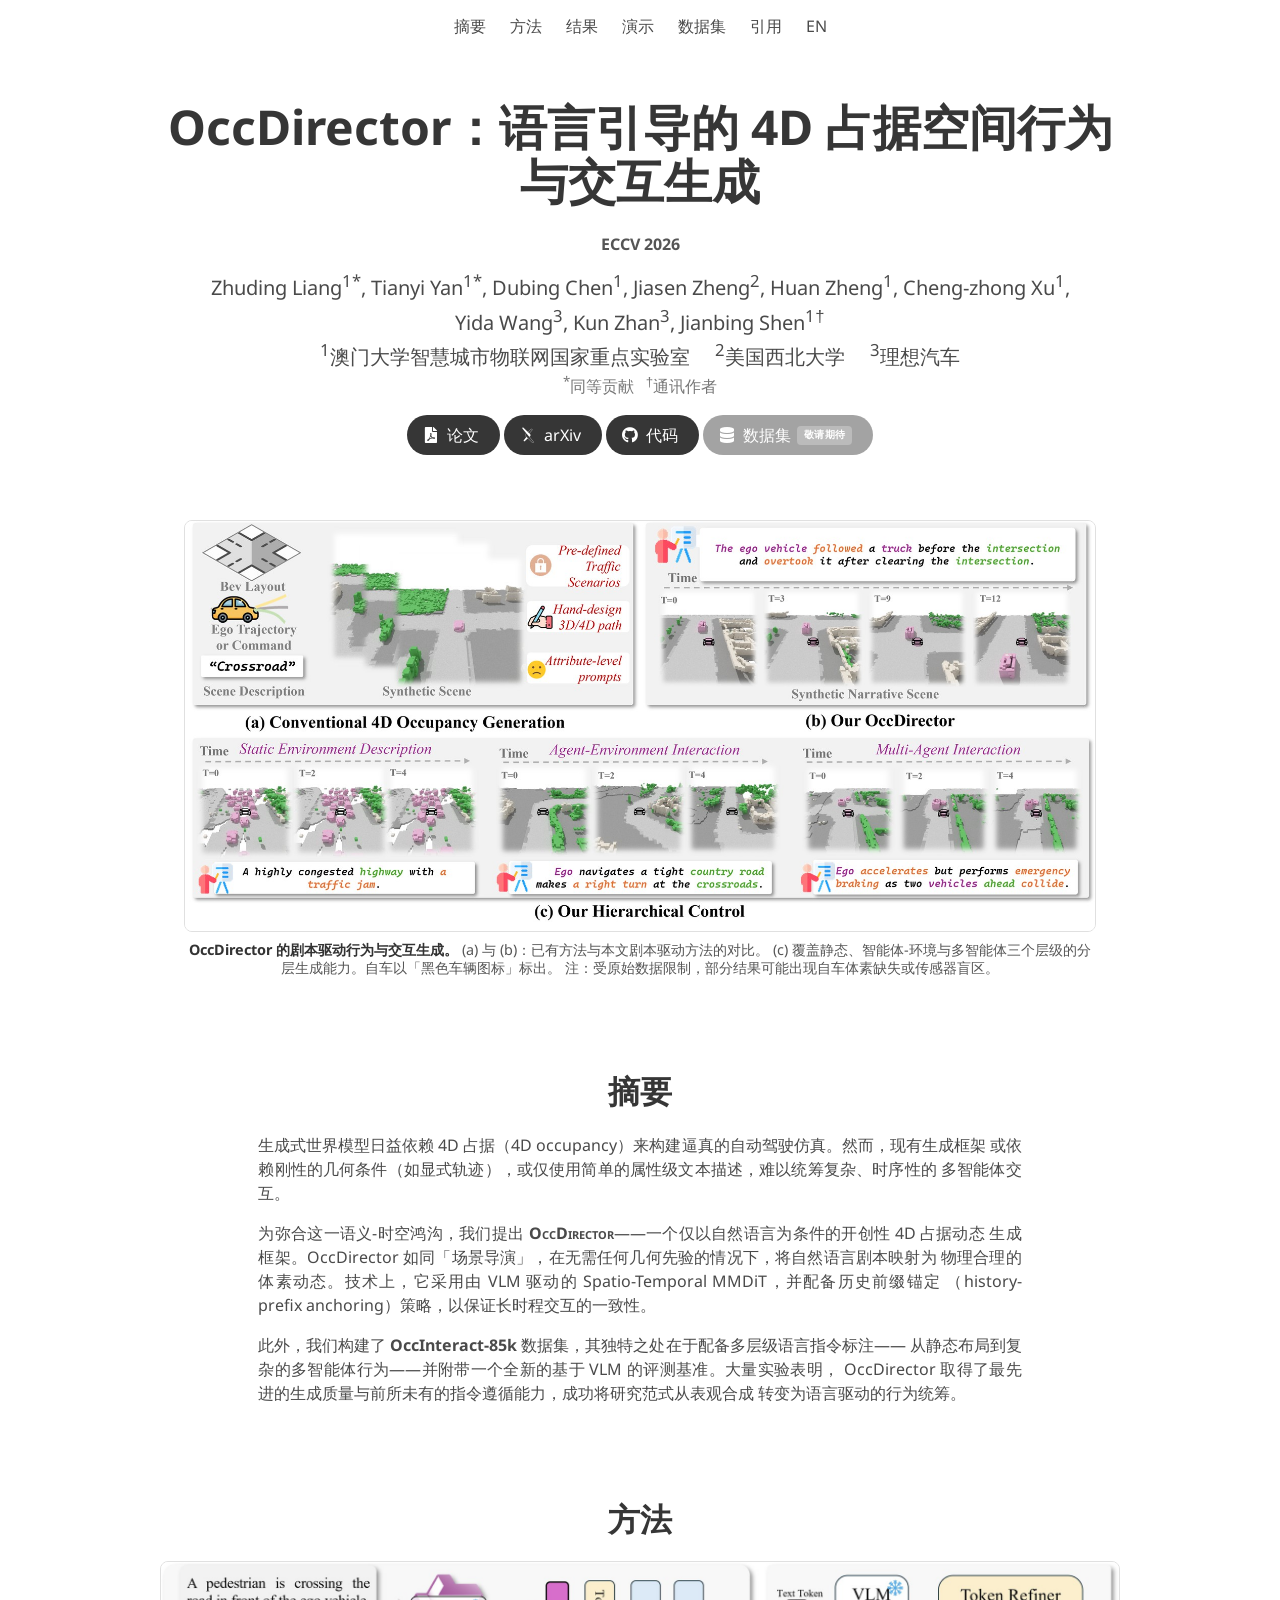
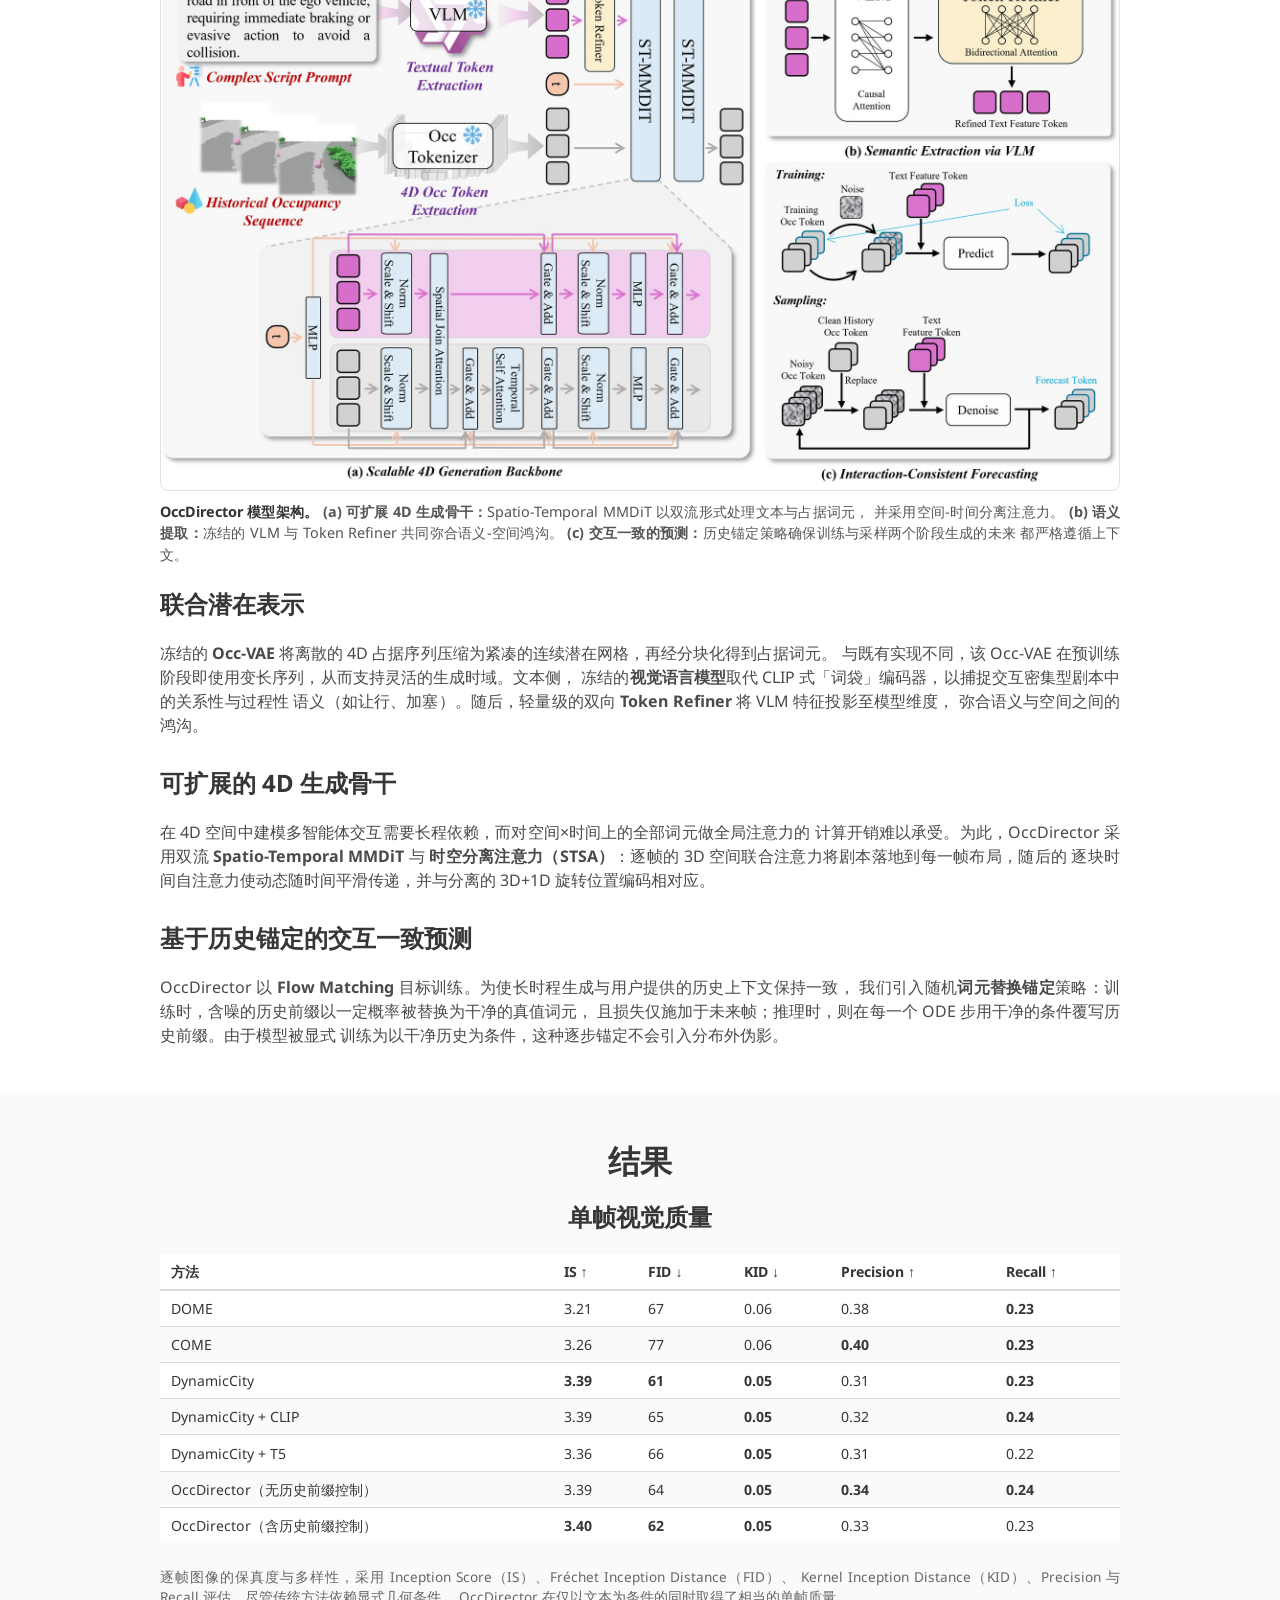
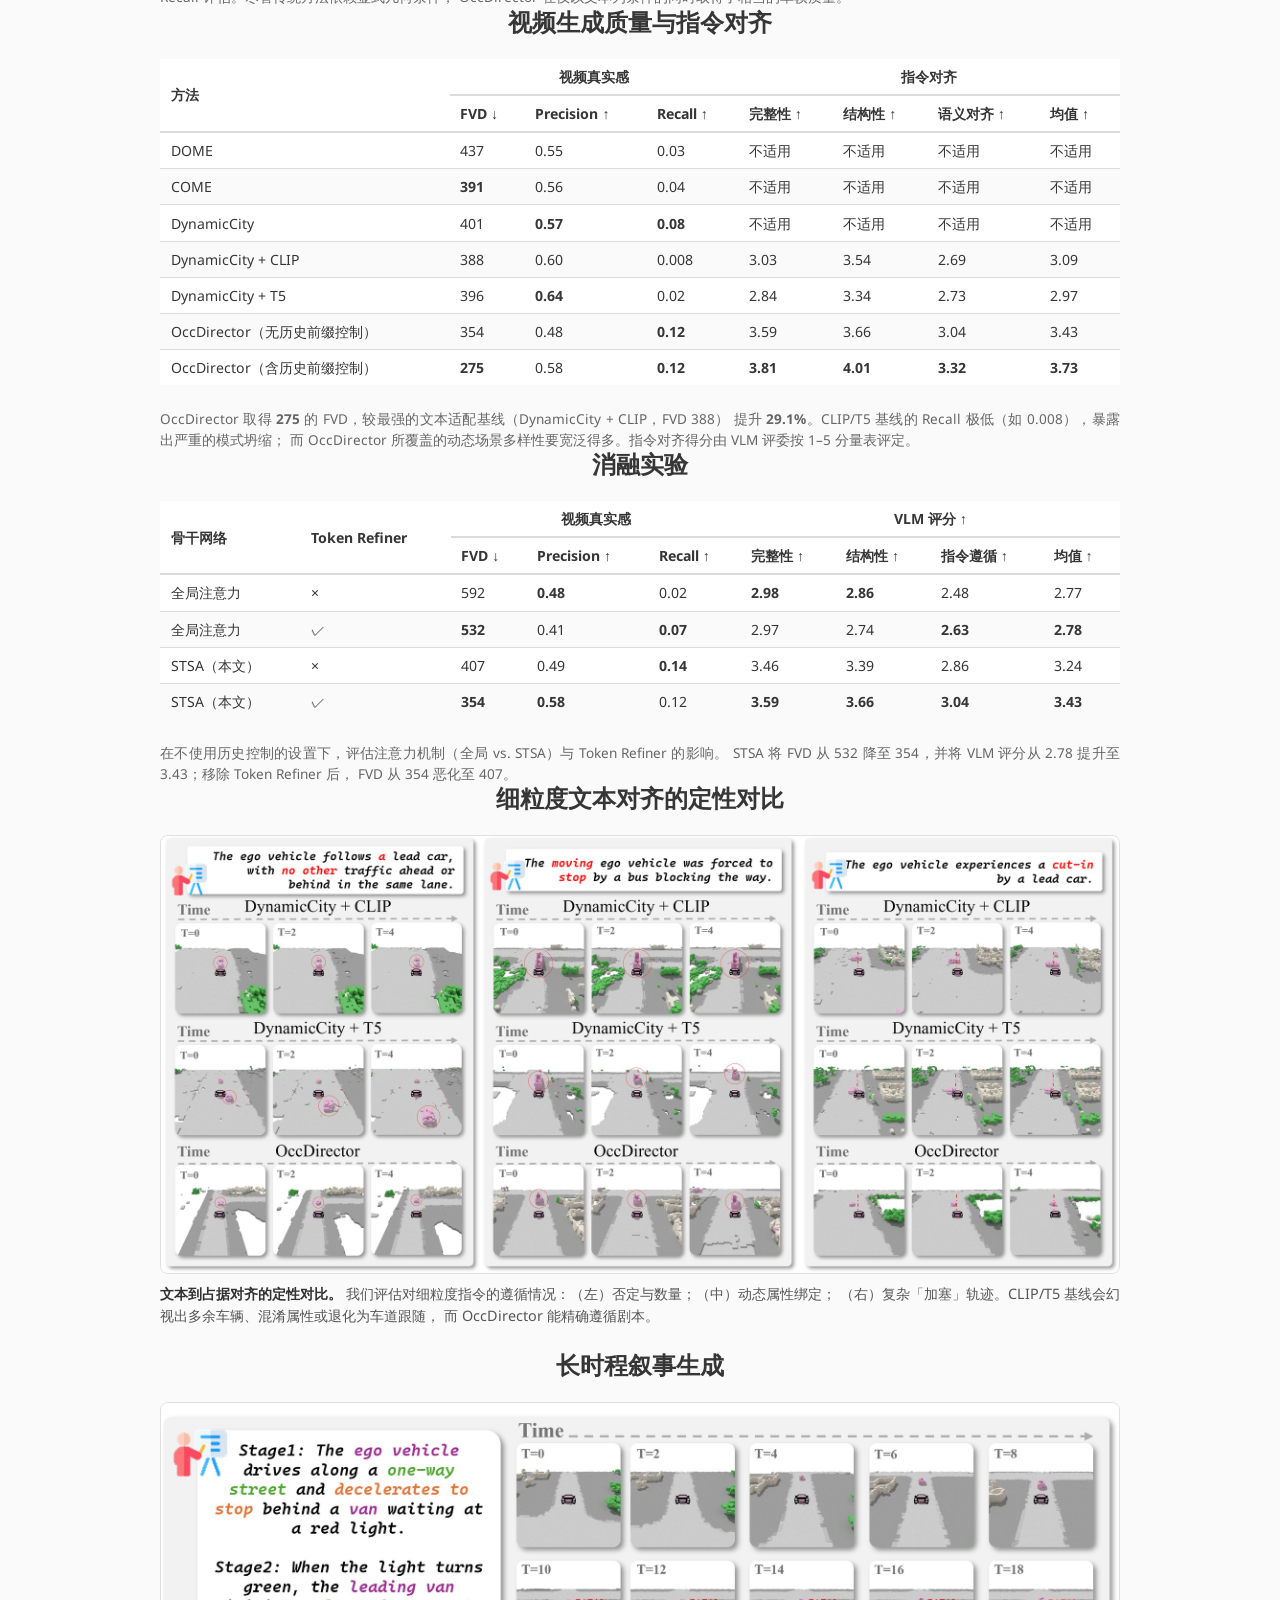
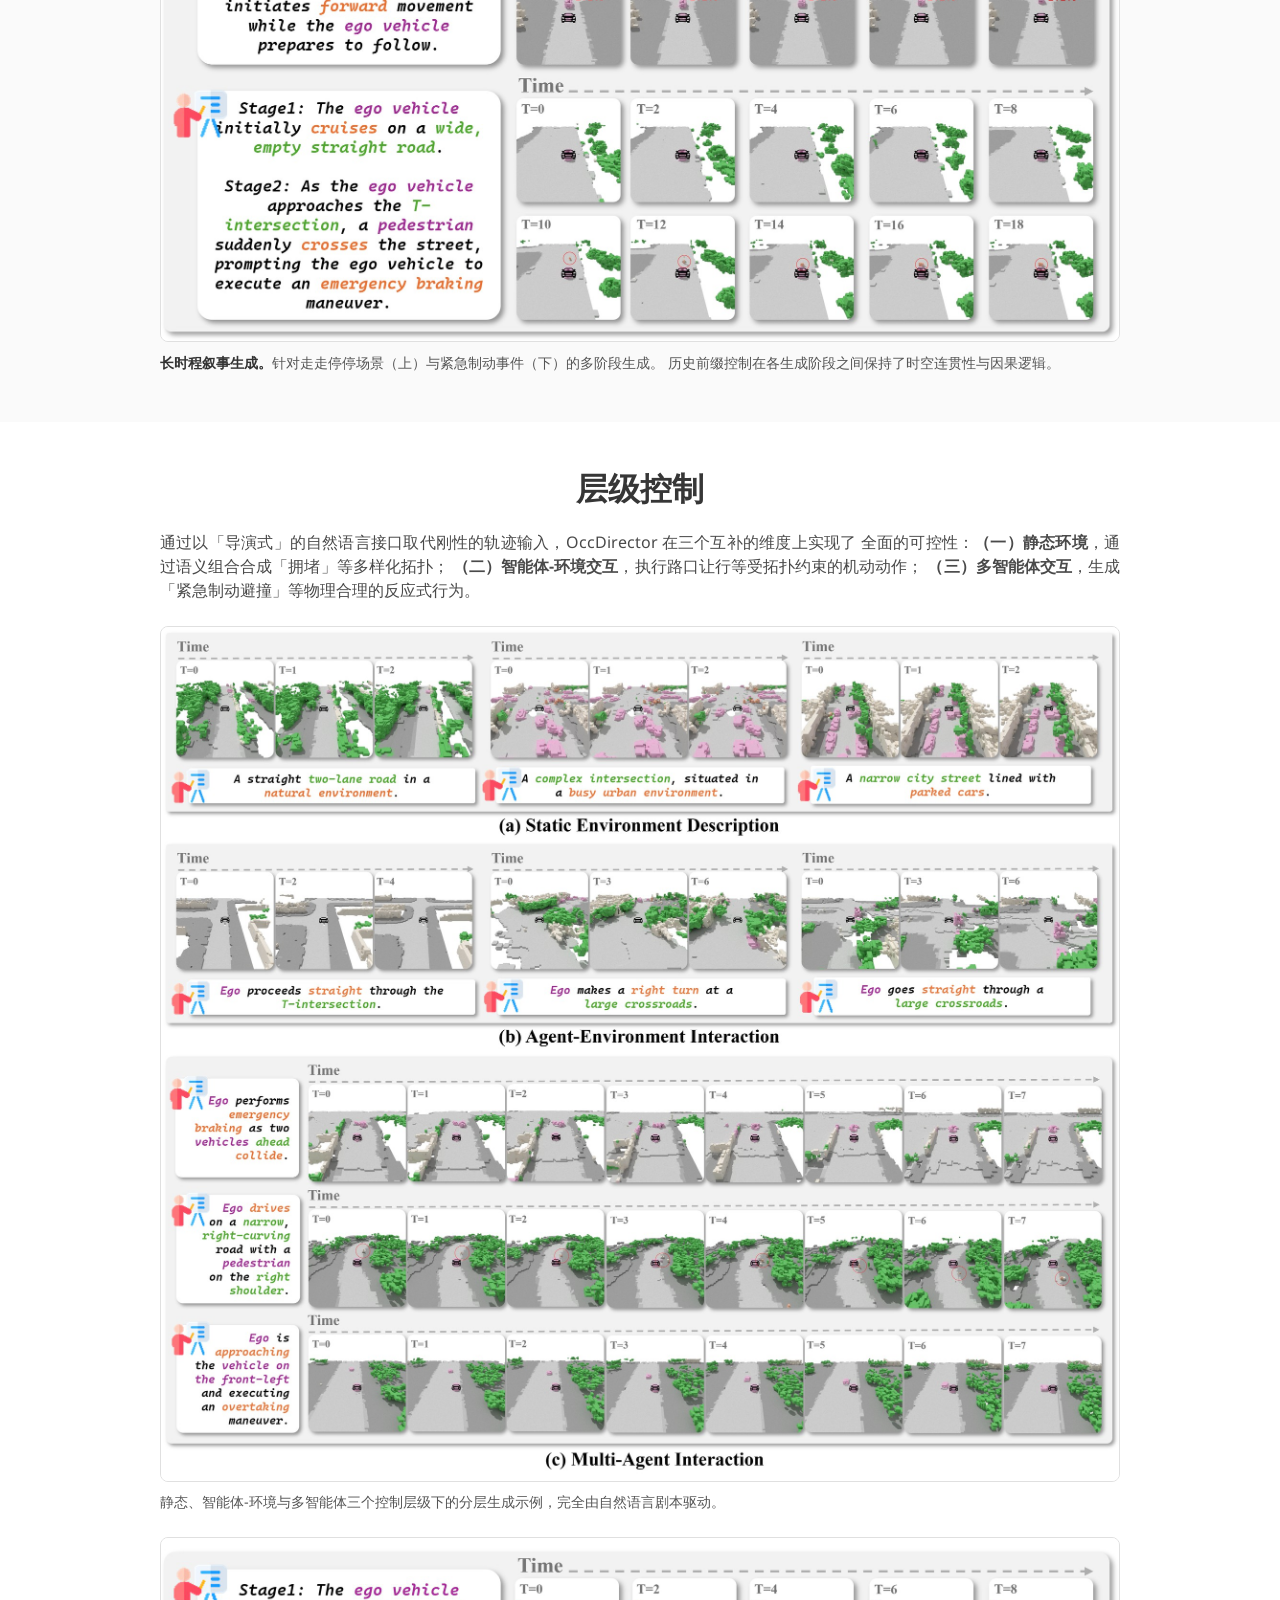
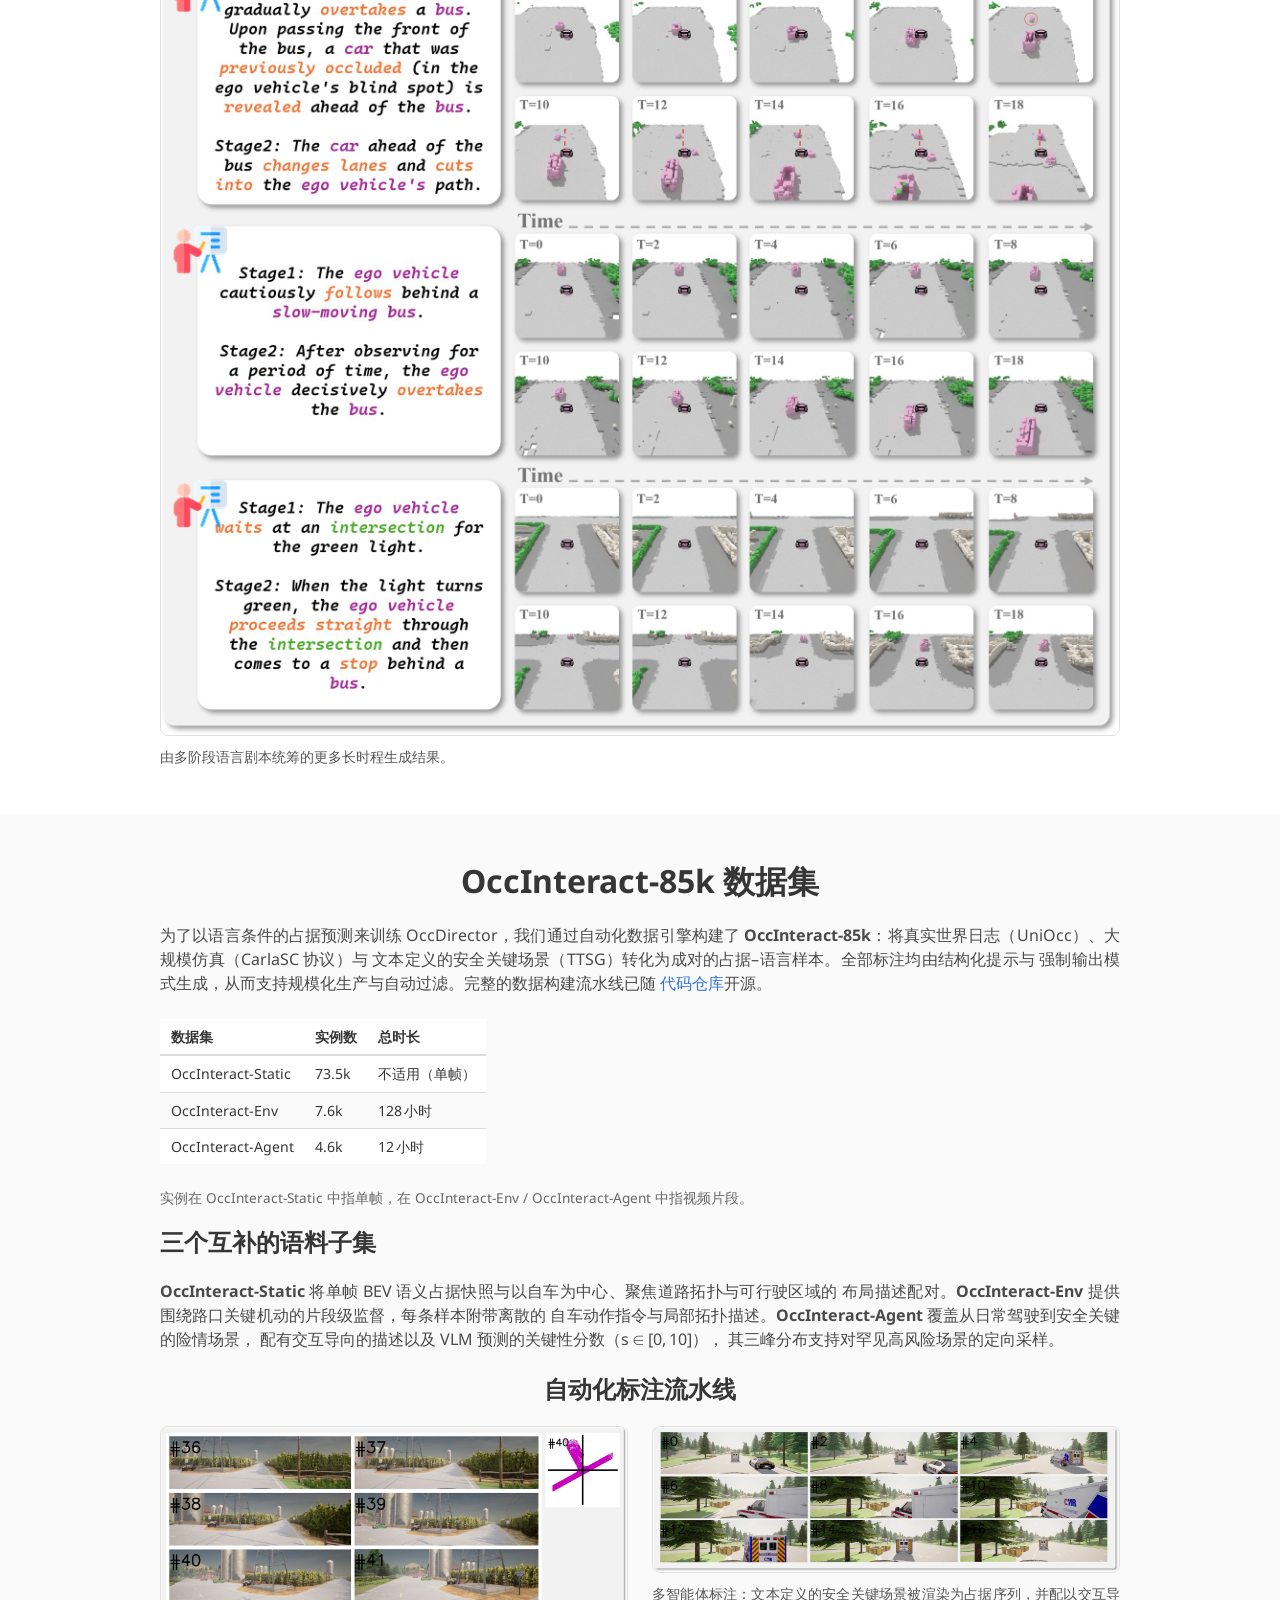
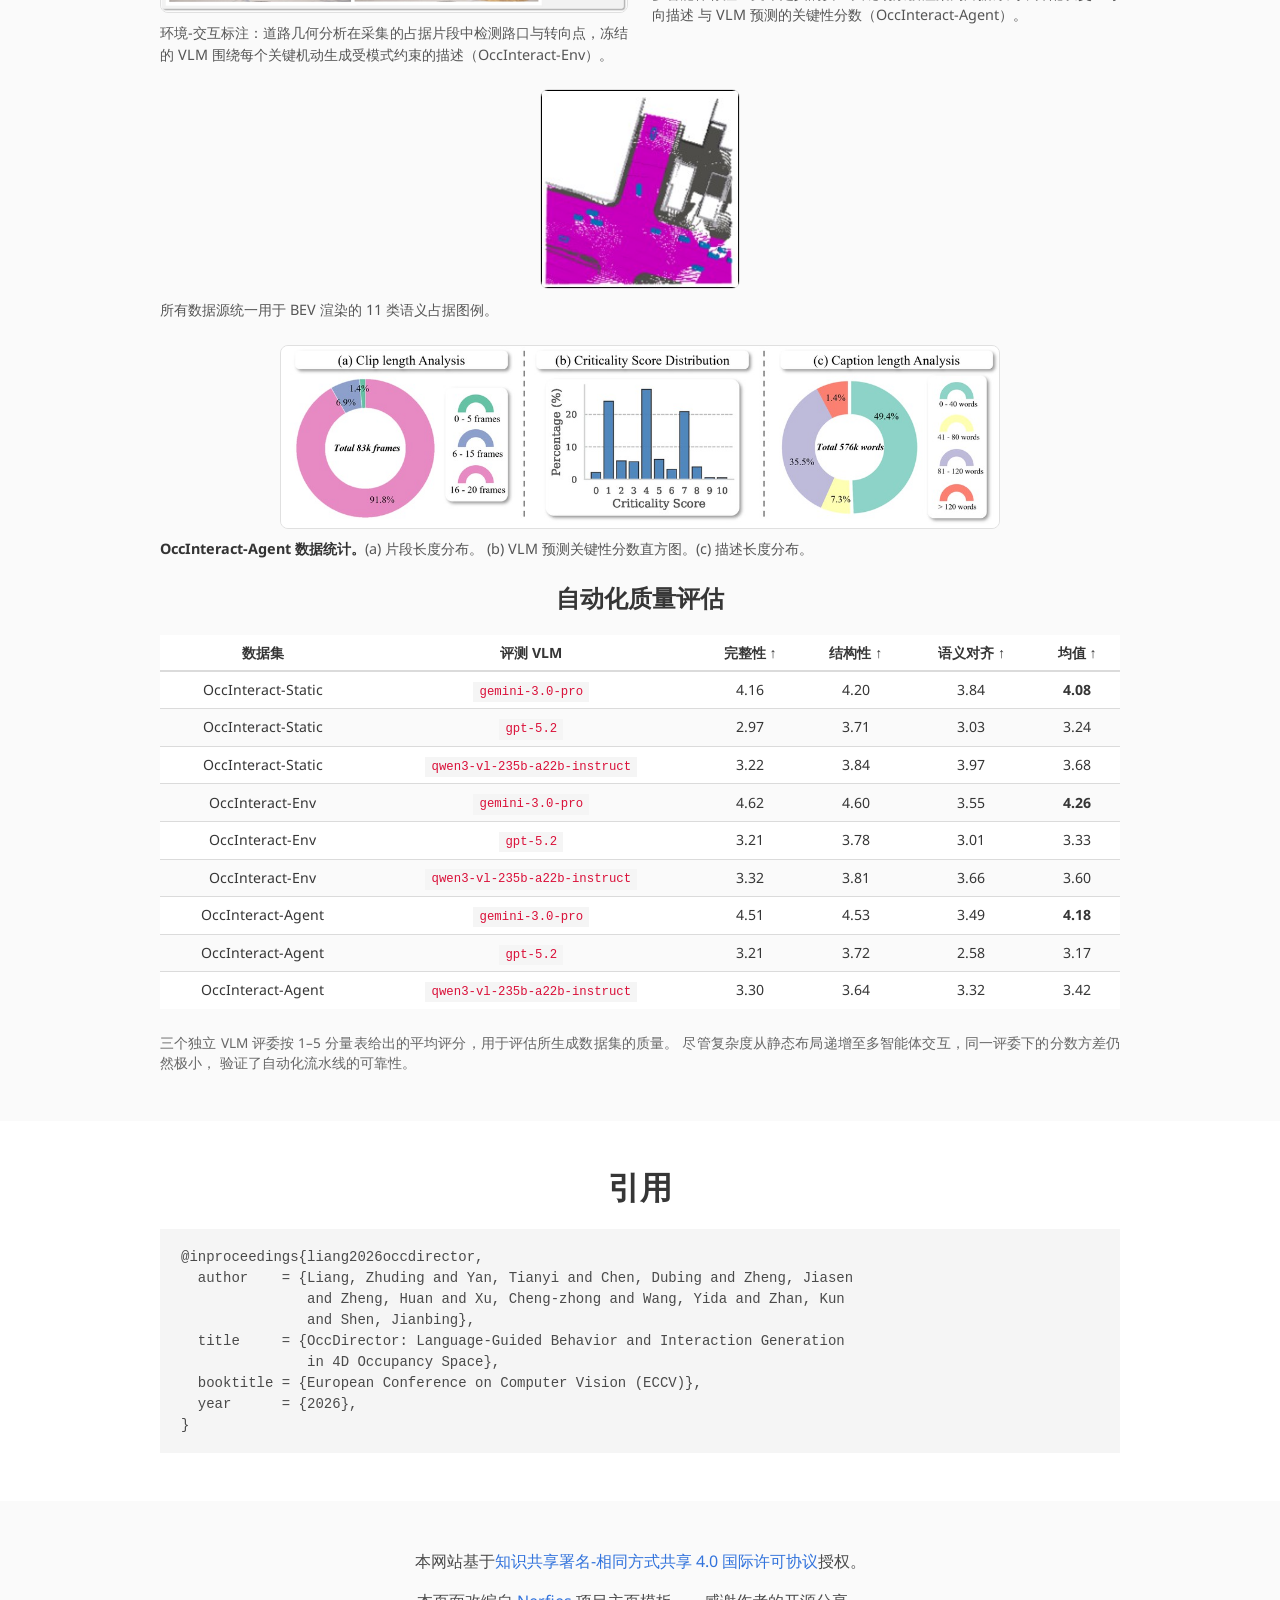
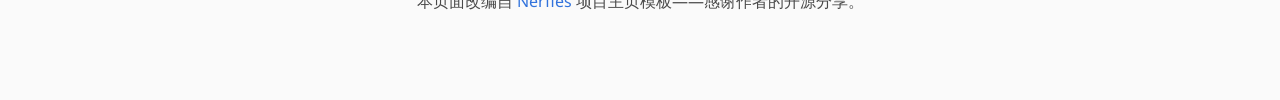
<file: index.zh.html>
<!DOCTYPE html>
<html lang="zh-CN">
<head>
  <meta charset="utf-8">
  <meta name="description"
        content="OccDirector 仅以自然语言为条件生成面向自动驾驶的 4D 占据动态，如同「场景导演」一般统筹静态布局、智能体-环境交互与多智能体行为。">
  <meta name="keywords" content="OccDirector, 4D 占据生成, 语言引导的场景生成, 自动驾驶, 世界模型">
  <meta name="viewport" content="width=device-width, initial-scale=1">
  <title>OccDirector：语言引导的 4D 占据空间行为与交互生成</title>
  <link rel="alternate" hreflang="en" href="https://lensfa-lzd.github.io/OccDirector/index.html">
  <link rel="alternate" hreflang="zh-CN" href="https://lensfa-lzd.github.io/OccDirector/index.zh.html">
  <link rel="alternate" hreflang="x-default" href="https://lensfa-lzd.github.io/OccDirector/index.html">

  <link rel="stylesheet" href="./static/css/bulma.min.css">
  <link rel="stylesheet" href="./static/css/fontawesome.min.css">
  <link rel="stylesheet" href="./static/css/academicons.min.css">
  <link rel="stylesheet" href="./static/css/index.css">
  <link rel="icon" href="./static/images/favicon.svg">
</head>
<body>

<nav class="navbar" role="navigation" aria-label="主导航">
  <div class="navbar-brand">
    <a role="button" class="navbar-burger" aria-label="菜单" aria-expanded="false" data-target="navbar-menu">
      <span aria-hidden="true"></span>
      <span aria-hidden="true"></span>
      <span aria-hidden="true"></span>
    </a>
  </div>
  <div id="navbar-menu" class="navbar-menu">
    <div class="navbar-start" style="flex-grow: 1; justify-content: center;">
      <a class="navbar-item" href="#abstract">摘要</a>
      <a class="navbar-item" href="#method">方法</a>
      <a class="navbar-item" href="#results">结果</a>
      <a class="navbar-item" href="#demos">演示</a>
      <a class="navbar-item" href="#dataset">数据集</a>
      <a class="navbar-item" href="#citation">引用</a>
      <a class="navbar-item" href="./index.html" lang="en">EN</a>
    </div>
  </div>
</nav>

<section class="hero">
  <div class="hero-body">
    <div class="container is-max-desktop">
      <div class="columns is-centered">
        <div class="column has-text-centered">
          <h1 class="title is-1 publication-title">OccDirector：语言引导的 4D 占据空间行为与交互生成</h1>

          <div class="publication-venue">ECCV 2026</div>

          <div class="is-size-5 publication-authors">
            <span class="author-block">Zhuding Liang<sup>1</sup><sup>*</sup>,</span>
            <span class="author-block">Tianyi Yan<sup>1</sup><sup>*</sup>,</span>
            <span class="author-block">Dubing Chen<sup>1</sup>,</span>
            <span class="author-block">Jiasen Zheng<sup>2</sup>,</span>
            <span class="author-block">Huan Zheng<sup>1</sup>,</span>
            <span class="author-block">Cheng-zhong Xu<sup>1</sup>,</span>
            <span class="author-block">Yida Wang<sup>3</sup>,</span>
            <span class="author-block">Kun Zhan<sup>3</sup>,</span>
            <span class="author-block">Jianbing Shen<sup>1</sup><sup>&dagger;</sup></span>
          </div>

          <div class="is-size-5 publication-authors">
            <span class="author-block"><sup>1</sup>澳门大学智慧城市物联网国家重点实验室&ensp;&ensp;</span>
            <span class="author-block"><sup>2</sup>美国西北大学&ensp;&ensp;</span>
            <span class="author-block"><sup>3</sup>理想汽车</span>
          </div>

          <div class="is-size-6 publication-authors" style="color:#777;">
            <span class="author-block"><sup>*</sup>同等贡献&ensp;</span>
            <span class="author-block"><sup>&dagger;</sup>通讯作者</span>
          </div>

          <div class="column has-text-centered">
            <div class="publication-links">
              <!-- To enable a link: set the real href and remove the
                   "coming-soon" class and the <span class="soon-tag"> child. -->
              <span class="link-block">
                <a href="https://arxiv.org/abs/2604.22240"
                   class="external-link button is-normal is-rounded is-dark">
                  <span class="icon">
                    <i class="fas fa-file-pdf"></i>
                  </span>
                  <span>论文</span>
                </a>
              </span>
              <span class="link-block">
                <a href="https://arxiv.org/abs/2604.22240"
                   class="external-link button is-normal is-rounded is-dark">
                  <span class="icon">
                    <i class="ai ai-arxiv"></i>
                  </span>
                  <span>arXiv</span>
                </a>
              </span>
              <span class="link-block">
                <a href="https://github.com/lensfa-lzd/OccDirector"
                   class="external-link button is-normal is-rounded is-dark">
                  <span class="icon">
                    <i class="fab fa-github"></i>
                  </span>
                  <span>代码</span>
                </a>
              </span>
              <span class="link-block">
                <a href="#" class="external-link button is-normal is-rounded is-dark coming-soon">
                  <span class="icon">
                    <i class="fas fa-database"></i>
                  </span>
                  <span>数据集</span>
                  <span class="soon-tag">敬请期待</span>
                </a>
              </span>
            </div>
          </div>
        </div>
      </div>
    </div>
  </div>
</section>

<section class="hero teaser">
  <div class="container is-max-desktop">
    <div class="hero-body">
      <img src="./static/images/teaser.jpg" class="figure-img"
           alt="OccDirector 预览图：剧本驱动的行为与交互生成。"/>
      <h2 class="subtitle figure-caption has-text-centered">
        <strong>OccDirector 的剧本驱动行为与交互生成。</strong>
        (a) 与 (b)：已有方法与本文剧本驱动方法的对比。
        (c) 覆盖静态、智能体-环境与多智能体三个层级的分层生成能力。自车以「黑色车辆图标」标出。
        注：受原始数据限制，部分结果可能出现自车体素缺失或传感器盲区。
      </h2>
    </div>
  </div>
</section>

<section class="section" id="abstract">
  <div class="container is-max-desktop">
    <div class="columns is-centered has-text-centered">
      <div class="column is-four-fifths">
        <h2 class="title is-3">摘要</h2>
        <div class="content has-text-justified">
          <p>
            生成式世界模型日益依赖 4D 占据（4D occupancy）来构建逼真的自动驾驶仿真。然而，现有生成框架
            或依赖刚性的几何条件（如显式轨迹），或仅使用简单的属性级文本描述，难以统筹复杂、时序性的
            多智能体交互。
          </p>
          <p>
            为弥合这一语义-时空鸿沟，我们提出
            <span class="occdirector">OccDirector</span>——一个仅以自然语言为条件的开创性 4D 占据动态
            生成框架。OccDirector 如同「场景导演」，在无需任何几何先验的情况下，将自然语言剧本映射为
            物理合理的体素动态。技术上，它采用由 VLM 驱动的 Spatio-Temporal MMDiT，并配备历史前缀锚定
            （history-prefix anchoring）策略，以保证长时程交互的一致性。
          </p>
          <p>
            此外，我们构建了 <b>OccInteract-85k</b> 数据集，其独特之处在于配备多层级语言指令标注——
            从静态布局到复杂的多智能体行为——并附带一个全新的基于 VLM 的评测基准。大量实验表明，
            OccDirector 取得了最先进的生成质量与前所未有的指令遵循能力，成功将研究范式从表观合成
            转变为语言驱动的行为统筹。
          </p>
        </div>
      </div>
    </div>
  </div>
</section>

<section class="section" id="method">
  <div class="container is-max-desktop">
    <h2 class="title is-3 has-text-centered">方法</h2>
    <div class="content has-text-centered">
      <img src="./static/images/architecture.jpg" class="figure-img"
           alt="OccDirector 模型架构图。"/>
      <p class="figure-caption">
        <strong>OccDirector 模型架构。</strong>
        <b>(a) 可扩展 4D 生成骨干：</b>Spatio-Temporal MMDiT 以双流形式处理文本与占据词元，
        并采用空间-时间分离注意力。
        <b>(b) 语义提取：</b>冻结的 VLM 与 Token Refiner 共同弥合语义-空间鸿沟。
        <b>(c) 交互一致的预测：</b>历史锚定策略确保训练与采样两个阶段生成的未来
        都严格遵循上下文。
      </p>
    </div>

    <div class="content has-text-justified method-block">
      <h3 class="title is-4">联合潜在表示</h3>
      <p>
        冻结的 <b>Occ-VAE</b> 将离散的 4D 占据序列压缩为紧凑的连续潜在网格，再经分块化得到占据词元。
        与既有实现不同，该 Occ-VAE 在预训练阶段即使用变长序列，从而支持灵活的生成时域。文本侧，
        冻结的<b>视觉语言模型</b>取代 CLIP 式「词袋」编码器，以捕捉交互密集型剧本中的关系性与过程性
        语义（如让行、加塞）。随后，轻量级的双向 <b>Token Refiner</b> 将 VLM 特征投影至模型维度，
        弥合语义与空间之间的鸿沟。
      </p>

      <h3 class="title is-4">可扩展的 4D 生成骨干</h3>
      <p>
        在 4D 空间中建模多智能体交互需要长程依赖，而对空间&times;时间上的全部词元做全局注意力的
        计算开销难以承受。为此，OccDirector 采用双流 <b>Spatio-Temporal MMDiT</b> 与
        <b>时空分离注意力（STSA）</b>：逐帧的 3D 空间联合注意力将剧本落地到每一帧布局，随后的
        逐块时间自注意力使动态随时间平滑传递，并与分离的 3D+1D 旋转位置编码相对应。
      </p>

      <h3 class="title is-4">基于历史锚定的交互一致预测</h3>
      <p>
        OccDirector 以 <b>Flow Matching</b> 目标训练。为使长时程生成与用户提供的历史上下文保持一致，
        我们引入随机<b>词元替换锚定</b>策略：训练时，含噪的历史前缀以一定概率被替换为干净的真值词元，
        且损失仅施加于未来帧；推理时，则在每一个 ODE 步用干净的条件覆写历史前缀。由于模型被显式
        训练为以干净历史为条件，这种逐步锚定不会引入分布外伪影。
      </p>
    </div>
  </div>
</section>

<section class="section" id="results" style="background:#fafafa;">
  <div class="container is-max-desktop">
    <h2 class="title is-3 has-text-centered">结果</h2>

    <h3 class="title is-4 has-text-centered">单帧视觉质量</h3>
    <div class="table-container">
      <table class="table is-striped is-hoverable is-fullwidth results-table">
        <thead>
        <tr>
          <th>方法</th>
          <th>IS &uarr;</th>
          <th>FID &darr;</th>
          <th>KID &darr;</th>
          <th>Precision &uarr;</th>
          <th>Recall &uarr;</th>
        </tr>
        </thead>
        <tbody>
        <tr>
          <td>DOME</td>
          <td>3.21</td>
          <td>67</td>
          <td>0.06</td>
          <td>0.38</td>
          <td><b>0.23</b></td>
        </tr>
        <tr>
          <td>COME</td>
          <td>3.26</td>
          <td>77</td>
          <td>0.06</td>
          <td><b>0.40</b></td>
          <td><b>0.23</b></td>
        </tr>
        <tr>
          <td>DynamicCity</td>
          <td><b>3.39</b></td>
          <td><b>61</b></td>
          <td><b>0.05</b></td>
          <td>0.31</td>
          <td><b>0.23</b></td>
        </tr>
        <tr>
          <td>DynamicCity + CLIP</td>
          <td>3.39</td>
          <td>65</td>
          <td><b>0.05</b></td>
          <td>0.32</td>
          <td><b>0.24</b></td>
        </tr>
        <tr>
          <td>DynamicCity + T5</td>
          <td>3.36</td>
          <td>66</td>
          <td><b>0.05</b></td>
          <td>0.31</td>
          <td>0.22</td>
        </tr>
        <tr>
          <td>OccDirector（无历史前缀控制）</td>
          <td>3.39</td>
          <td>64</td>
          <td><b>0.05</b></td>
          <td><b>0.34</b></td>
          <td><b>0.24</b></td>
        </tr>
        <tr>
          <td>OccDirector（含历史前缀控制）</td>
          <td><b>3.40</b></td>
          <td><b>62</b></td>
          <td><b>0.05</b></td>
          <td>0.33</td>
          <td>0.23</td>
        </tr>
        </tbody>
      </table>
    </div>
    <p class="table-note">
      逐帧图像的保真度与多样性，采用 Inception Score（IS）、Fr&eacute;chet Inception Distance（FID）、
      Kernel Inception Distance（KID）、Precision 与 Recall 评估。尽管传统方法依赖显式几何条件，
      OccDirector 在仅以文本为条件的同时取得了相当的单帧质量。
    </p>

    <h3 class="title is-4 has-text-centered">视频生成质量与指令对齐</h3>
    <div class="table-container">
      <table class="table is-striped is-hoverable is-fullwidth results-table">
        <thead>
        <tr>
          <th rowspan="2">方法</th>
          <th colspan="3" style="text-align:center;">视频真实感</th>
          <th colspan="4" style="text-align:center;">指令对齐</th>
        </tr>
        <tr>
          <th>FVD &darr;</th>
          <th>Precision &uarr;</th>
          <th>Recall &uarr;</th>
          <th>完整性 &uarr;</th>
          <th>结构性 &uarr;</th>
          <th>语义对齐 &uarr;</th>
          <th>均值 &uarr;</th>
        </tr>
        </thead>
        <tbody>
        <tr>
          <td>DOME</td>
          <td>437</td>
          <td>0.55</td>
          <td>0.03</td>
          <td>不适用</td>
          <td>不适用</td>
          <td>不适用</td>
          <td>不适用</td>
        </tr>
        <tr>
          <td>COME</td>
          <td><b>391</b></td>
          <td>0.56</td>
          <td>0.04</td>
          <td>不适用</td>
          <td>不适用</td>
          <td>不适用</td>
          <td>不适用</td>
        </tr>
        <tr>
          <td>DynamicCity</td>
          <td>401</td>
          <td><b>0.57</b></td>
          <td><b>0.08</b></td>
          <td>不适用</td>
          <td>不适用</td>
          <td>不适用</td>
          <td>不适用</td>
        </tr>
        <tr>
          <td>DynamicCity + CLIP</td>
          <td>388</td>
          <td>0.60</td>
          <td>0.008</td>
          <td>3.03</td>
          <td>3.54</td>
          <td>2.69</td>
          <td>3.09</td>
        </tr>
        <tr>
          <td>DynamicCity + T5</td>
          <td>396</td>
          <td><b>0.64</b></td>
          <td>0.02</td>
          <td>2.84</td>
          <td>3.34</td>
          <td>2.73</td>
          <td>2.97</td>
        </tr>
        <tr>
          <td>OccDirector（无历史前缀控制）</td>
          <td>354</td>
          <td>0.48</td>
          <td><b>0.12</b></td>
          <td>3.59</td>
          <td>3.66</td>
          <td>3.04</td>
          <td>3.43</td>
        </tr>
        <tr>
          <td>OccDirector（含历史前缀控制）</td>
          <td><b>275</b></td>
          <td>0.58</td>
          <td><b>0.12</b></td>
          <td><b>3.81</b></td>
          <td><b>4.01</b></td>
          <td><b>3.32</b></td>
          <td><b>3.73</b></td>
        </tr>
        </tbody>
      </table>
    </div>
    <p class="table-note">
      OccDirector 取得 <b>275</b> 的 FVD，较最强的文本适配基线（DynamicCity + CLIP，FVD 388）
      提升 <b>29.1%</b>。CLIP/T5 基线的 Recall 极低（如 0.008），暴露出严重的模式坍缩；
      而 OccDirector 所覆盖的动态场景多样性要宽泛得多。指令对齐得分由 VLM 评委按
      1&ndash;5 分量表评定。
    </p>

    <h3 class="title is-4 has-text-centered">消融实验</h3>
    <div class="table-container">
      <table class="table is-striped is-hoverable is-fullwidth results-table">
        <thead>
        <tr>
          <th rowspan="2">骨干网络</th>
          <th rowspan="2">Token Refiner</th>
          <th colspan="3" style="text-align:center;">视频真实感</th>
          <th colspan="4" style="text-align:center;">VLM 评分 &uarr;</th>
        </tr>
        <tr>
          <th>FVD &darr;</th>
          <th>Precision &uarr;</th>
          <th>Recall &uarr;</th>
          <th>完整性 &uarr;</th>
          <th>结构性 &uarr;</th>
          <th>指令遵循 &uarr;</th>
          <th>均值 &uarr;</th>
        </tr>
        </thead>
        <tbody>
        <tr>
          <td>全局注意力</td>
          <td>&times;</td>
          <td>592</td>
          <td><b>0.48</b></td>
          <td>0.02</td>
          <td><b>2.98</b></td>
          <td><b>2.86</b></td>
          <td>2.48</td>
          <td>2.77</td>
        </tr>
        <tr>
          <td>全局注意力</td>
          <td>&#10003;</td>
          <td><b>532</b></td>
          <td>0.41</td>
          <td><b>0.07</b></td>
          <td>2.97</td>
          <td>2.74</td>
          <td><b>2.63</b></td>
          <td><b>2.78</b></td>
        </tr>
        <tr>
          <td>STSA（本文）</td>
          <td>&times;</td>
          <td>407</td>
          <td>0.49</td>
          <td><b>0.14</b></td>
          <td>3.46</td>
          <td>3.39</td>
          <td>2.86</td>
          <td>3.24</td>
        </tr>
        <tr>
          <td>STSA（本文）</td>
          <td>&#10003;</td>
          <td><b>354</b></td>
          <td><b>0.58</b></td>
          <td>0.12</td>
          <td><b>3.59</b></td>
          <td><b>3.66</b></td>
          <td><b>3.04</b></td>
          <td><b>3.43</b></td>
        </tr>
        </tbody>
      </table>
    </div>
    <p class="table-note">
      在不使用历史控制的设置下，评估注意力机制（全局 vs. STSA）与 Token Refiner 的影响。
      STSA 将 FVD 从 532 降至 354，并将 VLM 评分从 2.78 提升至 3.43；移除 Token Refiner 后，
      FVD 从 354 恶化至 407。
    </p>

    <h3 class="title is-4 has-text-centered">细粒度文本对齐的定性对比</h3>
    <div class="content has-text-centered">
      <img src="./static/images/qual_comparison.jpg" class="figure-img"
           alt="文本到占据对齐的定性对比。"/>
      <p class="figure-caption">
        <strong>文本到占据对齐的定性对比。</strong>
        我们评估对细粒度指令的遵循情况：（左）否定与数量；（中）动态属性绑定；
        （右）复杂「加塞」轨迹。CLIP/T5 基线会幻视出多余车辆、混淆属性或退化为车道跟随，
        而 OccDirector 能精确遵循剧本。
      </p>
    </div>

    <h3 class="title is-4 has-text-centered">长时程叙事生成</h3>
    <div class="content has-text-centered">
      <img src="./static/images/qual_history.jpg" class="figure-img"
           alt="历史前缀控制下的长时程叙事生成。"/>
      <p class="figure-caption">
        <strong>长时程叙事生成。</strong>针对走走停停场景（上）与紧急制动事件（下）的多阶段生成。
        历史前缀控制在各生成阶段之间保持了时空连贯性与因果逻辑。
      </p>
    </div>
  </div>
</section>

<section class="section" id="demos">
  <div class="container is-max-desktop">
    <h2 class="title is-3 has-text-centered">层级控制</h2>
    <div class="content has-text-justified">
      <p>
        通过以「导演式」的自然语言接口取代刚性的轨迹输入，OccDirector 在三个互补的维度上实现了
        全面的可控性：<b>（一）静态环境</b>，通过语义组合合成「拥堵」等多样化拓扑；
        <b>（二）智能体-环境交互</b>，执行路口让行等受拓扑约束的机动动作；
        <b>（三）多智能体交互</b>，生成「紧急制动避撞」等物理合理的反应式行为。
      </p>
    </div>
    <div class="content has-text-centered">
      <img src="./static/images/hierarchical_control.jpg" class="figure-img"
           alt="静态、智能体-环境与多智能体层级的分层控制示例。"/>
      <p class="figure-caption">
        静态、智能体-环境与多智能体三个控制层级下的分层生成示例，完全由自然语言剧本驱动。
      </p>
    </div>
    <div class="content has-text-centered">
      <img src="./static/images/long_horizon.jpg" class="figure-img"
           alt="长时程生成示例。"/>
      <p class="figure-caption">
        由多阶段语言剧本统筹的更多长时程生成结果。
      </p>
    </div>
  </div>
</section>

<section class="section" id="dataset" style="background:#fafafa;">
  <div class="container is-max-desktop">
    <h2 class="title is-3 has-text-centered">OccInteract-85k 数据集</h2>
    <div class="content has-text-justified">
      <p>
        为了以语言条件的占据预测来训练 OccDirector，我们通过自动化数据引擎构建了
        <b>OccInteract-85k</b>：将真实世界日志（UniOcc）、大规模仿真（CarlaSC 协议）与
        文本定义的安全关键场景（TTSG）转化为成对的占据&ndash;语言样本。全部标注均由结构化提示与
        强制输出模式生成，从而支持规模化生产与自动过滤。完整的数据构建流水线已随
        <a href="https://github.com/lensfa-lzd/OccDirector/blob/main/DATASETS.md">代码仓库</a>开源。
      </p>
    </div>

    <div class="table-container">
      <table class="table is-striped is-hoverable is-centered results-table">
        <thead>
        <tr>
          <th>数据集</th>
          <th>实例数</th>
          <th>总时长</th>
        </tr>
        </thead>
        <tbody>
        <tr>
          <td>OccInteract-Static</td>
          <td>73.5k</td>
          <td>不适用（单帧）</td>
        </tr>
        <tr>
          <td>OccInteract-Env</td>
          <td>7.6k</td>
          <td>128&thinsp;小时</td>
        </tr>
        <tr>
          <td>OccInteract-Agent</td>
          <td>4.6k</td>
          <td>12&thinsp;小时</td>
        </tr>
        </tbody>
      </table>
    </div>
    <p class="table-note">
      实例在 OccInteract-Static 中指单帧，在 OccInteract-Env / OccInteract-Agent 中指视频片段。
    </p>

    <div class="content has-text-justified method-block">
      <h3 class="title is-4">三个互补的语料子集</h3>
      <p>
        <b>OccInteract-Static</b> 将单帧 BEV 语义占据快照与以自车为中心、聚焦道路拓扑与可行驶区域的
        布局描述配对。<b>OccInteract-Env</b> 提供围绕路口关键机动的片段级监督，每条样本附带离散的
        自车动作指令与局部拓扑描述。<b>OccInteract-Agent</b> 覆盖从日常驾驶到安全关键的险情场景，
        配有交互导向的描述以及 VLM 预测的关键性分数（s&thinsp;&isin;&thinsp;[0,&thinsp;10]），
        其三峰分布支持对罕见高风险场景的定向采样。
      </p>
    </div>

    <div class="content has-text-centered method-block">
      <h3 class="title is-4">自动化标注流水线</h3>
      <div class="columns is-centered">
        <div class="column">
          <img src="./static/images/pipeline_turnpoint.jpg" class="figure-img"
               alt="环境-交互标注流水线。"/>
          <p class="figure-caption">
            环境-交互标注：道路几何分析在采集的占据片段中检测路口与转向点，冻结的 VLM
            围绕每个关键机动生成受模式约束的描述（OccInteract-Env）。
          </p>
        </div>
        <div class="column">
          <img src="./static/images/pipeline_multiagent.jpg" class="figure-img"
               alt="多智能体标注流水线。"/>
          <p class="figure-caption">
            多智能体标注：文本定义的安全关键场景被渲染为占据序列，并配以交互导向描述
            与 VLM 预测的关键性分数（OccInteract-Agent）。
          </p>
        </div>
      </div>
      <img src="./static/images/pipeline_bev.jpg" class="figure-img"
           style="width:200px; margin:0 auto;"
           alt="统一语义占据图例。"/>
      <p class="figure-caption">
        所有数据源统一用于 BEV 渲染的 11 类语义占据图例。
      </p>
    </div>

    <div class="content has-text-centered">
      <img src="./static/images/dataset_distribution.jpg" class="figure-img"
           style="max-width:720px; margin:0 auto;"
           alt="OccInteract-Agent 数据统计。"/>
      <p class="figure-caption">
        <strong>OccInteract-Agent 数据统计。</strong>(a) 片段长度分布。
        (b) VLM 预测关键性分数直方图。(c) 描述长度分布。
      </p>
    </div>

    <div class="content has-text-centered method-block">
      <h3 class="title is-4">自动化质量评估</h3>
      <div class="table-container">
        <table class="table is-striped is-hoverable is-fullwidth results-table">
          <thead>
          <tr>
            <th>数据集</th>
            <th>评测 VLM</th>
            <th>完整性 &uarr;</th>
            <th>结构性 &uarr;</th>
            <th>语义对齐 &uarr;</th>
            <th>均值 &uarr;</th>
          </tr>
          </thead>
          <tbody>
          <tr>
            <td>OccInteract-Static</td>
            <td><code>gemini-3.0-pro</code></td>
            <td>4.16</td>
            <td>4.20</td>
            <td>3.84</td>
            <td><b>4.08</b></td>
          </tr>
          <tr>
            <td>OccInteract-Static</td>
            <td><code>gpt-5.2</code></td>
            <td>2.97</td>
            <td>3.71</td>
            <td>3.03</td>
            <td>3.24</td>
          </tr>
          <tr>
            <td>OccInteract-Static</td>
            <td><code>qwen3-vl-235b-a22b-instruct</code></td>
            <td>3.22</td>
            <td>3.84</td>
            <td>3.97</td>
            <td>3.68</td>
          </tr>
          <tr>
            <td>OccInteract-Env</td>
            <td><code>gemini-3.0-pro</code></td>
            <td>4.62</td>
            <td>4.60</td>
            <td>3.55</td>
            <td><b>4.26</b></td>
          </tr>
          <tr>
            <td>OccInteract-Env</td>
            <td><code>gpt-5.2</code></td>
            <td>3.21</td>
            <td>3.78</td>
            <td>3.01</td>
            <td>3.33</td>
          </tr>
          <tr>
            <td>OccInteract-Env</td>
            <td><code>qwen3-vl-235b-a22b-instruct</code></td>
            <td>3.32</td>
            <td>3.81</td>
            <td>3.66</td>
            <td>3.60</td>
          </tr>
          <tr>
            <td>OccInteract-Agent</td>
            <td><code>gemini-3.0-pro</code></td>
            <td>4.51</td>
            <td>4.53</td>
            <td>3.49</td>
            <td><b>4.18</b></td>
          </tr>
          <tr>
            <td>OccInteract-Agent</td>
            <td><code>gpt-5.2</code></td>
            <td>3.21</td>
            <td>3.72</td>
            <td>2.58</td>
            <td>3.17</td>
          </tr>
          <tr>
            <td>OccInteract-Agent</td>
            <td><code>qwen3-vl-235b-a22b-instruct</code></td>
            <td>3.30</td>
            <td>3.64</td>
            <td>3.32</td>
            <td>3.42</td>
          </tr>
          </tbody>
        </table>
      </div>
      <p class="table-note">
        三个独立 VLM 评委按 1&ndash;5 分量表给出的平均评分，用于评估所生成数据集的质量。
        尽管复杂度从静态布局递增至多智能体交互，同一评委下的分数方差仍然极小，
        验证了自动化流水线的可靠性。
      </p>
    </div>
  </div>
</section>

<section class="section" id="citation">
  <div class="container is-max-desktop content">
    <h2 class="title is-3 has-text-centered">引用</h2>
    <pre><code>@inproceedings{liang2026occdirector,
  author    = {Liang, Zhuding and Yan, Tianyi and Chen, Dubing and Zheng, Jiasen
               and Zheng, Huan and Xu, Cheng-zhong and Wang, Yida and Zhan, Kun
               and Shen, Jianbing},
  title     = {OccDirector: Language-Guided Behavior and Interaction Generation
               in 4D Occupancy Space},
  booktitle = {European Conference on Computer Vision (ECCV)},
  year      = {2026},
}</code></pre>
  </div>
</section>

<footer class="footer">
  <div class="container">
    <div class="content has-text-centered">
      <p>
        本网站基于<a rel="license"
                     href="http://creativecommons.org/licenses/by-sa/4.0/">知识共享署名-相同方式共享
        4.0 国际许可协议</a>授权。
      </p>
      <p>
        本页面改编自 <a href="https://nerfies.github.io">Nerfies</a>
        项目主页模板&mdash;&mdash;感谢作者的开源分享。
      </p>
    </div>
  </div>
</footer>

<script src="./static/js/index.js"></script>
</body>
</html>
</file>
<file: static/css/index.css>
/* OccDirector project page styles.
   Based on the Nerfies project page template (nerfies.github.io), adapted for
   a figure-driven page with local (self-hosted) fonts. */

/* ---- Local fonts (self-hosted, no external CDN) ---- */
@font-face {
  font-family: 'Noto Sans';
  src: url('../fonts/noto-sans-400.woff2') format('woff2');
  font-weight: 400;
  font-style: normal;
  font-display: swap;
}
@font-face {
  font-family: 'Noto Sans';
  src: url('../fonts/noto-sans-400-italic.woff2') format('woff2');
  font-weight: 400;
  font-style: italic;
  font-display: swap;
}
@font-face {
  font-family: 'Noto Sans';
  src: url('../fonts/noto-sans-700.woff2') format('woff2');
  font-weight: 700;
  font-style: normal;
  font-display: swap;
}

body {
  font-family: 'Noto Sans', 'PingFang SC', 'Hiragino Sans GB', 'Microsoft YaHei',
               'Noto Sans CJK SC', 'Source Han Sans SC', sans-serif;
}

/* ---- Hero / authors ---- */
.publication-title {
  font-family: 'Noto Sans', 'PingFang SC', 'Hiragino Sans GB', 'Microsoft YaHei',
               'Noto Sans CJK SC', 'Source Han Sans SC', sans-serif;
  font-weight: 700;
}

.publication-authors {
  font-family: 'Noto Sans', 'PingFang SC', 'Hiragino Sans GB', 'Microsoft YaHei',
               'Noto Sans CJK SC', 'Source Han Sans SC', sans-serif;
}

.publication-authors a {
  color: hsl(204, 86%, 53%) !important;
}

.publication-authors a:hover {
  text-decoration: underline;
}

.author-block {
  display: inline-block;
}

.publication-venue {
  color: #555;
  width: fit-content;
  margin: 0 auto 0.75rem auto;
  font-weight: bold;
}

.link-block a {
  margin-top: 5px;
  margin-bottom: 5px;
}

/* "Coming soon" buttons: greyed out, not clickable. Remove the class (and the
   <span class="soon-tag">) once the real link is available. */
a.button.coming-soon {
  opacity: 0.45;
  pointer-events: none;
  cursor: default;
}

.soon-tag {
  font-size: 0.65rem;
  font-weight: 700;
  margin-left: 0.4rem;
  padding: 0.1rem 0.45rem;
  border-radius: 4px;
  background: rgba(255, 255, 255, 0.25);
  letter-spacing: 0.02em;
}

/* ---- Teaser ---- */
.teaser .hero-body {
  padding-top: 0;
  padding-bottom: 3rem;
}

/* ---- Figures ---- */
.figure-img {
  width: 100%;
  border-radius: 8px;
  border: 1px solid #e0e0e0;
  display: block;
}

.figure-caption {
  font-size: 0.9rem;
  color: #555;
  margin-top: 0.6rem;
  text-align: justify;
}

.figure-caption strong {
  color: #333;
}

/* ---- Results tables ---- */
.results-table {
  font-size: 0.88rem;
}

.results-table th,
.results-table td {
  vertical-align: middle;
  white-space: nowrap;
}

.table-note {
  font-size: 0.85rem;
  color: #666;
  margin-top: 0.4rem;
  text-align: justify;
}

/* ---- Method blocks ---- */
.method-block h3 {
  margin-top: 1.25rem;
}

/* ---- Footer ---- */
.footer .icon-link {
  font-size: 25px;
  color: #000;
}

.occdirector {
  font-variant: small-caps;
  font-weight: 600;
}

section {
  scroll-margin-top: 4rem;
}
</file>
<file: static/css/academicons.min.css>
@font-face {font-family: 'Academicons';font-style: normal;font-weight: 400;font-display: block;src:url('../fonts/academicons.woff') format('woff'),url('../fonts/academicons.ttf') format('truetype');src:url('../fonts/academicons.woff') format('woff'),url('../fonts/academicons.ttf') format('truetype');}.ai {font-family: 'Academicons';font-weight: 400;-moz-osx-font-smoothing: grayscale;-webkit-font-smoothing: antialiased;display: inline-block;font-style: normal;font-variant: normal;text-rendering: auto;line-height: 1;}.ai-academia:before {content: "\e9af";}.ai-academia-square:before {content: "\e93d";}.ai-acclaim:before {content: "\e92e";}.ai-acclaim-square:before {content: "\e93a";}.ai-acm:before {content: "\e93c";}.ai-acm-square:before {content: "\e95d";}.ai-acmdl:before {content: "\e96a";}.ai-acmdl-square:before {content: "\e9d3";}.ai-ads:before {content: "\e9cb";}.ai-ads-square:before {content: "\e94a";}.ai-africarxiv:before {content: "\e91b";}.ai-africarxiv-square:before {content: "\e90b";}.ai-archive:before {content: "\e955";}.ai-archive-square:before {content: "\e956";}.ai-arxiv:before {content: "\e974";}.ai-arxiv-square:before {content: "\e9a6";}.ai-biorxiv:before {content: "\e9a2";}.ai-biorxiv-square:before {content: "\e98b";}.ai-ceur:before {content: "\e96d";}.ai-ceur-square:before {content: "\e92f";}.ai-ciencia-vitae:before {content: "\e912";}.ai-ciencia-vitae-square:before {content: "\e913";}.ai-clarivate:before {content: "\e924";}.ai-clarivate-square:before {content: "\e925";}.ai-closed-access:before {content: "\e942";}.ai-closed-access-square:before {content: "\e943";}.ai-conversation:before {content: "\e94c";}.ai-conversation-square:before {content: "\e915";}.ai-coursera:before {content: "\e95f";}.ai-coursera-square:before {content: "\e97f";}.ai-crossref:before {content: "\e918";}.ai-crossref-square:before {content: "\e919";}.ai-cv:before {content: "\e9a5";}.ai-cv-square:before {content: "\e90a";}.ai-datacite:before {content: "\e91c";}.ai-datacite-square:before {content: "\e91d";}.ai-dataverse:before {content: "\e9f7";}.ai-dataverse-square:before {content: "\e9e4";}.ai-dblp:before {content: "\e94f";}.ai-dblp-square:before {content: "\e93f";}.ai-depsy:before {content: "\e97a";}.ai-depsy-square:before {content: "\e94b";}.ai-doi:before {content: "\e97e";}.ai-doi-square:before {content: "\e98f";}.ai-dryad:before {content: "\e97c";}.ai-dryad-square:before {content: "\e98c";}.ai-elsevier:before {content: "\e961";}.ai-elsevier-square:before {content: "\e910";}.ai-figshare:before {content: "\e981";}.ai-figshare-square:before {content: "\e9e7";}.ai-google-scholar:before {content: "\e9d4";}.ai-google-scholar-square:before {content: "\e9f9";}.ai-hal:before {content: "\e92c";}.ai-hal-square:before {content: "\e92d";}.ai-hypothesis:before {content: "\e95a";}.ai-hypothesis-square:before {content: "\e95b";}.ai-ideas-repec:before {content: "\e9ed";}.ai-ideas-repec-square:before {content: "\e9f8";}.ai-ieee:before {content: "\e929";}.ai-ieee-square:before {content: "\e9b9";}.ai-impactstory:before {content: "\e9cf";}.ai-impactstory-square:before {content: "\e9aa";}.ai-inaturalist:before {content: "\e900";}.ai-inaturalist-square:before {content: "\e901";}.ai-inpn:before {content: "\e902";}.ai-inpn-square:before {content: "\e903";}.ai-inspire:before {content: "\e9e9";}.ai-inspire-square:before {content: "\e9fe";}.ai-isidore:before {content: "\e936";}.ai-isidore-square:before {content: "\e954";}.ai-isni:before {content: "\e957";}.ai-isni-square:before {content: "\e958";}.ai-jstor:before {content: "\e938";}.ai-jstor-square:before {content: "\e944";}.ai-lattes:before {content: "\e9b3";}.ai-lattes-square:before {content: "\e99c";}.ai-mathoverflow:before {content: "\e9f6";}.ai-mathoverflow-square:before {content: "\e97b";}.ai-mendeley:before {content: "\e9f0";}.ai-mendeley-square:before {content: "\e9f3";}.ai-moodle:before {content: "\e907";}.ai-moodle-square:before {content: "\e908";}.ai-mtmt:before {content: "\e950";}.ai-mtmt-square:before {content: "\e951";}.ai-nakala:before {content: "\e940";}.ai-nakala-square:before {content: "\e941";}.ai-obp:before {content: "\e92a";}.ai-obp-square:before {content: "\e92b";}.ai-open-access:before {content: "\e939";}.ai-open-access-square:before {content: "\e9f4";}.ai-open-data:before {content: "\e966";}.ai-open-data-square:before {content: "\e967";}.ai-open-materials:before {content: "\e968";}.ai-open-materials-square:before {content: "\e969";}.ai-openedition:before {content: "\e946";}.ai-openedition-square:before {content: "\e947";}.ai-orcid:before {content: "\e9d9";}.ai-orcid-square:before {content: "\e9c3";}.ai-osf:before {content: "\e9ef";}.ai-osf-square:before {content: "\e931";}.ai-overleaf:before {content: "\e914";}.ai-overleaf-square:before {content: "\e98d";}.ai-philpapers:before {content: "\e98a";}.ai-philpapers-square:before {content: "\e96f";}.ai-piazza:before {content: "\e99a";}.ai-piazza-square:before {content: "\e90c";}.ai-preregistered:before {content: "\e906";}.ai-preregistered-square:before {content: "\e96b";}.ai-protocols:before {content: "\e952";}.ai-protocols-square:before {content: "\e953";}.ai-psyarxiv:before {content: "\e90e";}.ai-psyarxiv-square:before {content: "\e90f";}.ai-publons:before {content: "\e937";}.ai-publons-square:before {content: "\e94e";}.ai-pubmed:before {content: "\e99f";}.ai-pubmed-square:before {content: "\e97d";}.ai-pubpeer:before {content: "\e922";}.ai-pubpeer-square:before {content: "\e923";}.ai-researcherid:before {content: "\e91a";}.ai-researcherid-square:before {content: "\e95c";}.ai-researchgate:before {content: "\e95e";}.ai-researchgate-square:before {content: "\e99e";}.ai-ror:before {content: "\e948";}.ai-ror-square:before {content: "\e949";}.ai-sci-hub:before {content: "\e959";}.ai-sci-hub-square:before {content: "\e905";}.ai-scirate:before {content: "\e98e";}.ai-scirate-square:before {content: "\e99d";}.ai-scopus:before {content: "\e91e";}.ai-scopus-square:before {content: "\e91f";}.ai-semantic-scholar:before {content: "\e96e";}.ai-semantic-scholar-square:before {content: "\e96c";}.ai-springer:before {content: "\e928";}.ai-springer-square:before {content: "\e99b";}.ai-ssrn:before {content: "\e916";}.ai-ssrn-square:before {content: "\e917";}.ai-stackoverflow:before {content: "\e920";}.ai-stackoverflow-square:before {content: "\e921";}.ai-viaf:before {content: "\e933";}.ai-viaf-square:before {content: "\e934";}.ai-wiley:before {content: "\e926";}.ai-wiley-square:before {content: "\e927";}.ai-zenodo:before {content: "\e911";}.ai-zenodo-square:before {content: "\e904";}.ai-zotero:before {content: "\e962";}.ai-zotero-square:before {content: "\e932";}.ai-lg {font-size: 1.33333em;line-height: 0.75em;vertical-align: -.0667em;}.ai-xs {font-size: .75em;}.ai-sm {font-size: .875em;}.ai-1x {font-size: 1em;}.ai-2x {font-size: 2em;}.ai-3x {font-size: 3em;}.ai-4x {font-size: 4em;}.ai-5x {font-size: 5em;}.ai-6x {font-size: 6em;}.ai-7x {font-size: 7em;}.ai-8x {font-size: 8em;}.ai-9x {font-size: 9em;}.ai-10x {font-size: 10em;}.ai-fw {text-align: center;width: 1.25em;}.ai-ul {list-style-type: none;margin-left: 2.5em;padding-left: 0;}.ai-ul > li {position: relative;}.ai-li {left: -2em;position: absolute;text-align: center;width: 2em;line-height: inherit;}.ai-border {border: solid 0.08em #eee;border-radius: .1em;padding: .2em .25em .15em;}.ai-pull-left {float: left;}.ai-pull-right {float: right;}.ai.ai-pull-left {margin-right: .3em;}.ai.ai-pull-right {margin-right: .3em;}.ai-stack {display: inline-block;height: 2em;line-height: 2em;position: relative;vertical-align: middle;width: 2.5em;}.ai-stack-1x, .ai-stack-2x {left: 0;position: absolute;text-align: center;width: 100%;}.ai-stack-1x {line-height: inherit;}.ai-stack-2x {font-size: 2em;}.ai-inverse {color: #fff;}
</file>
